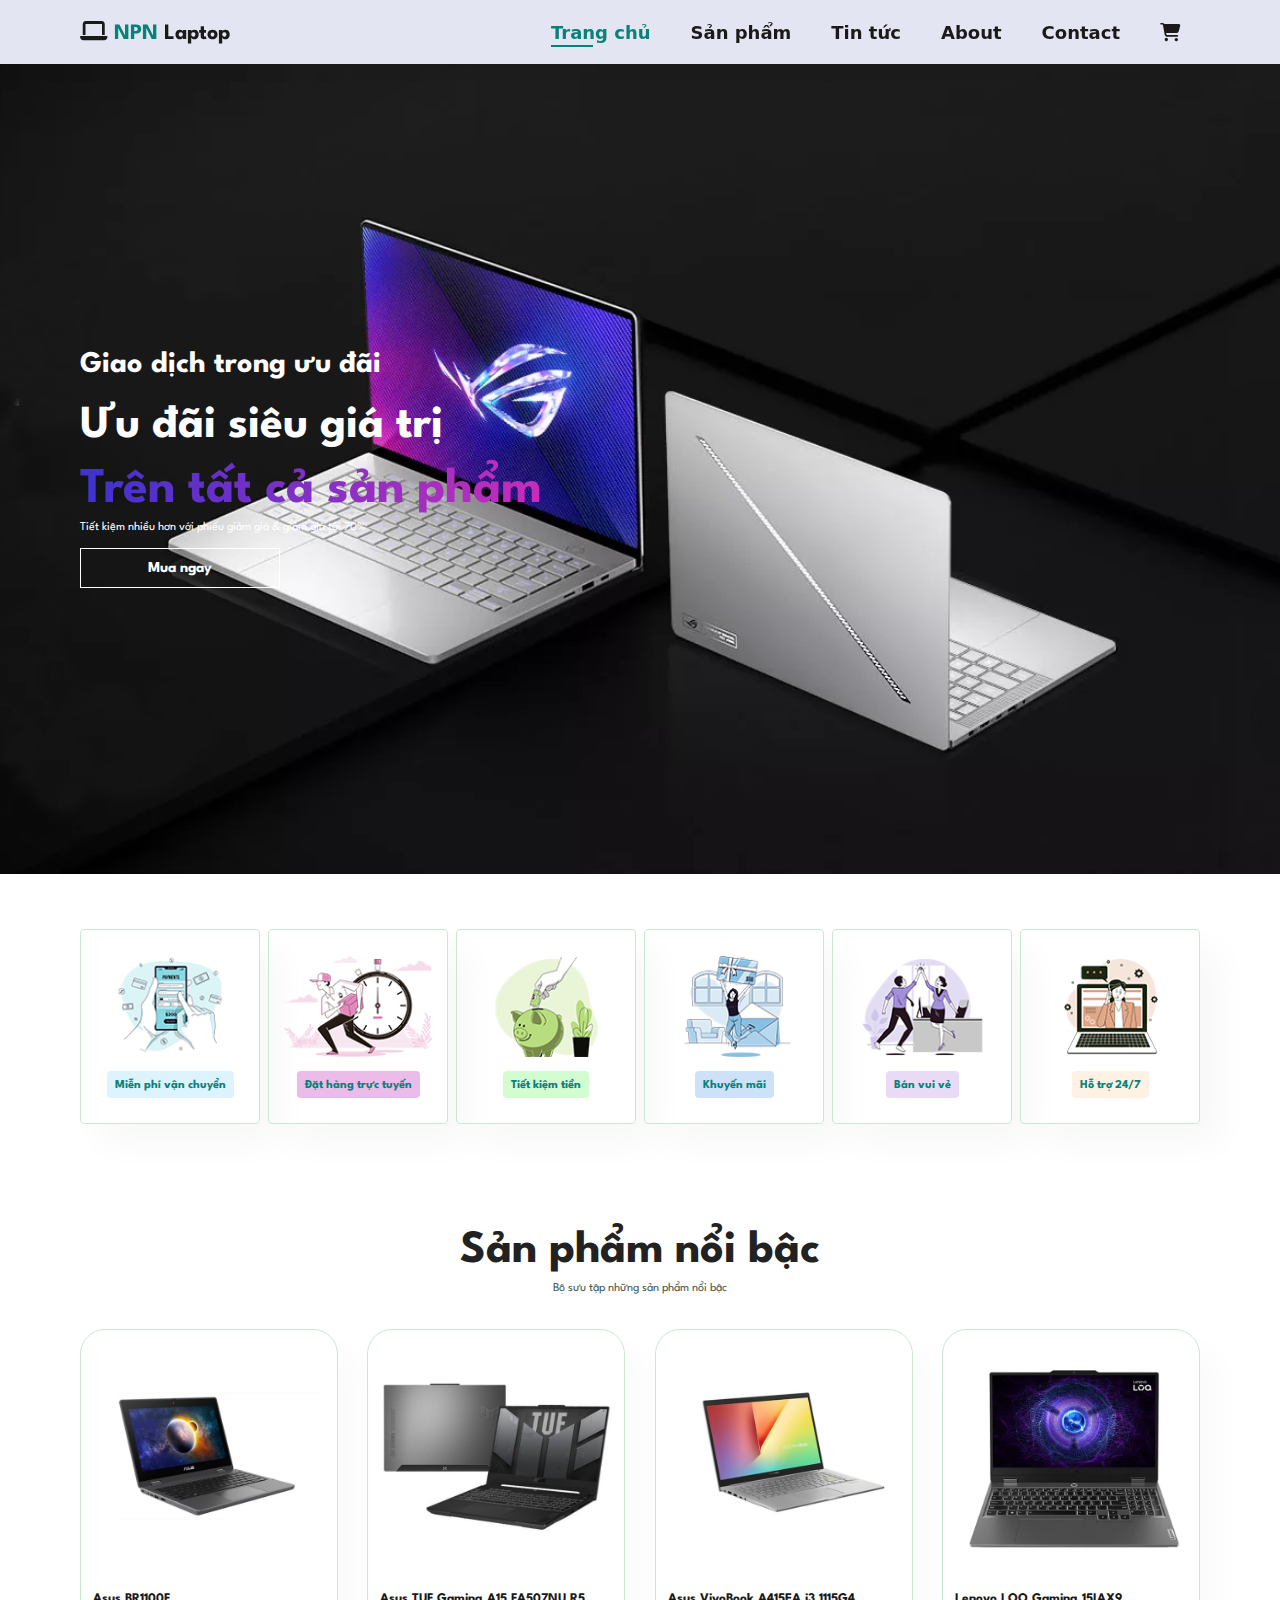
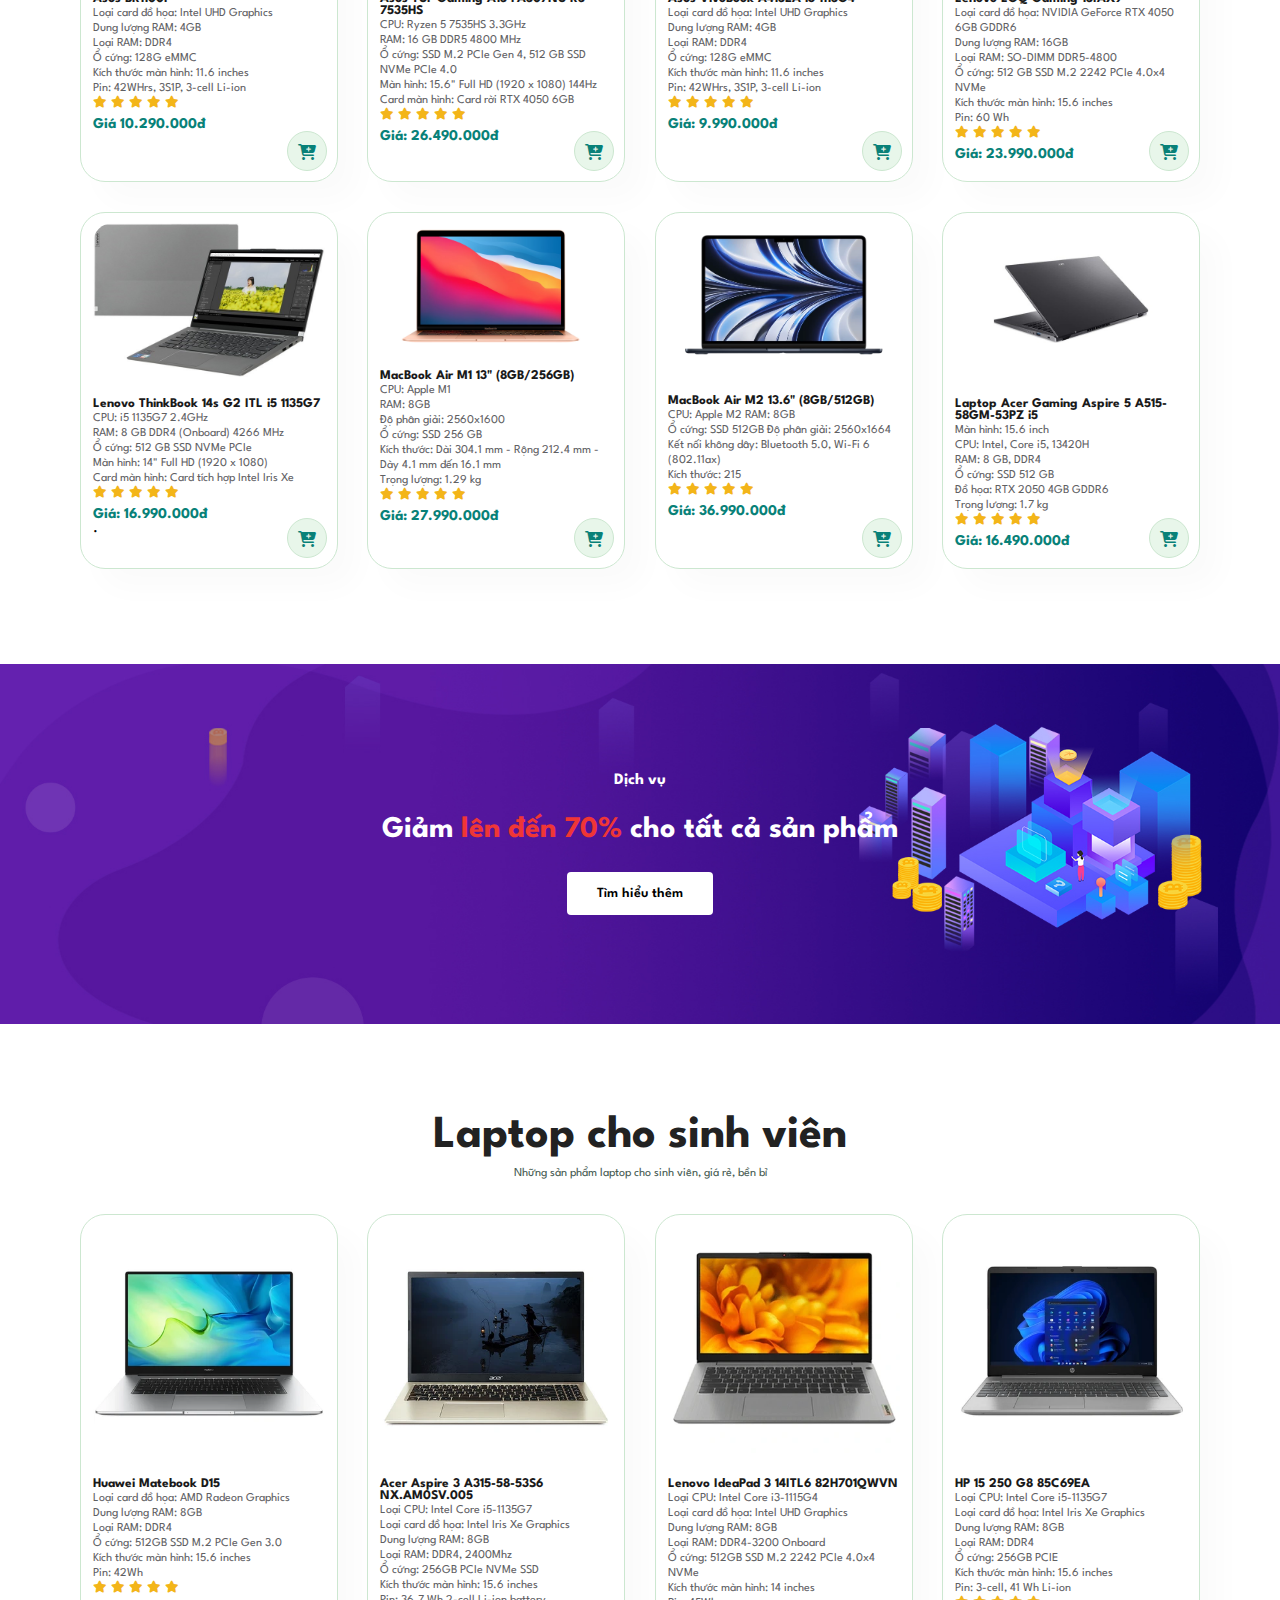
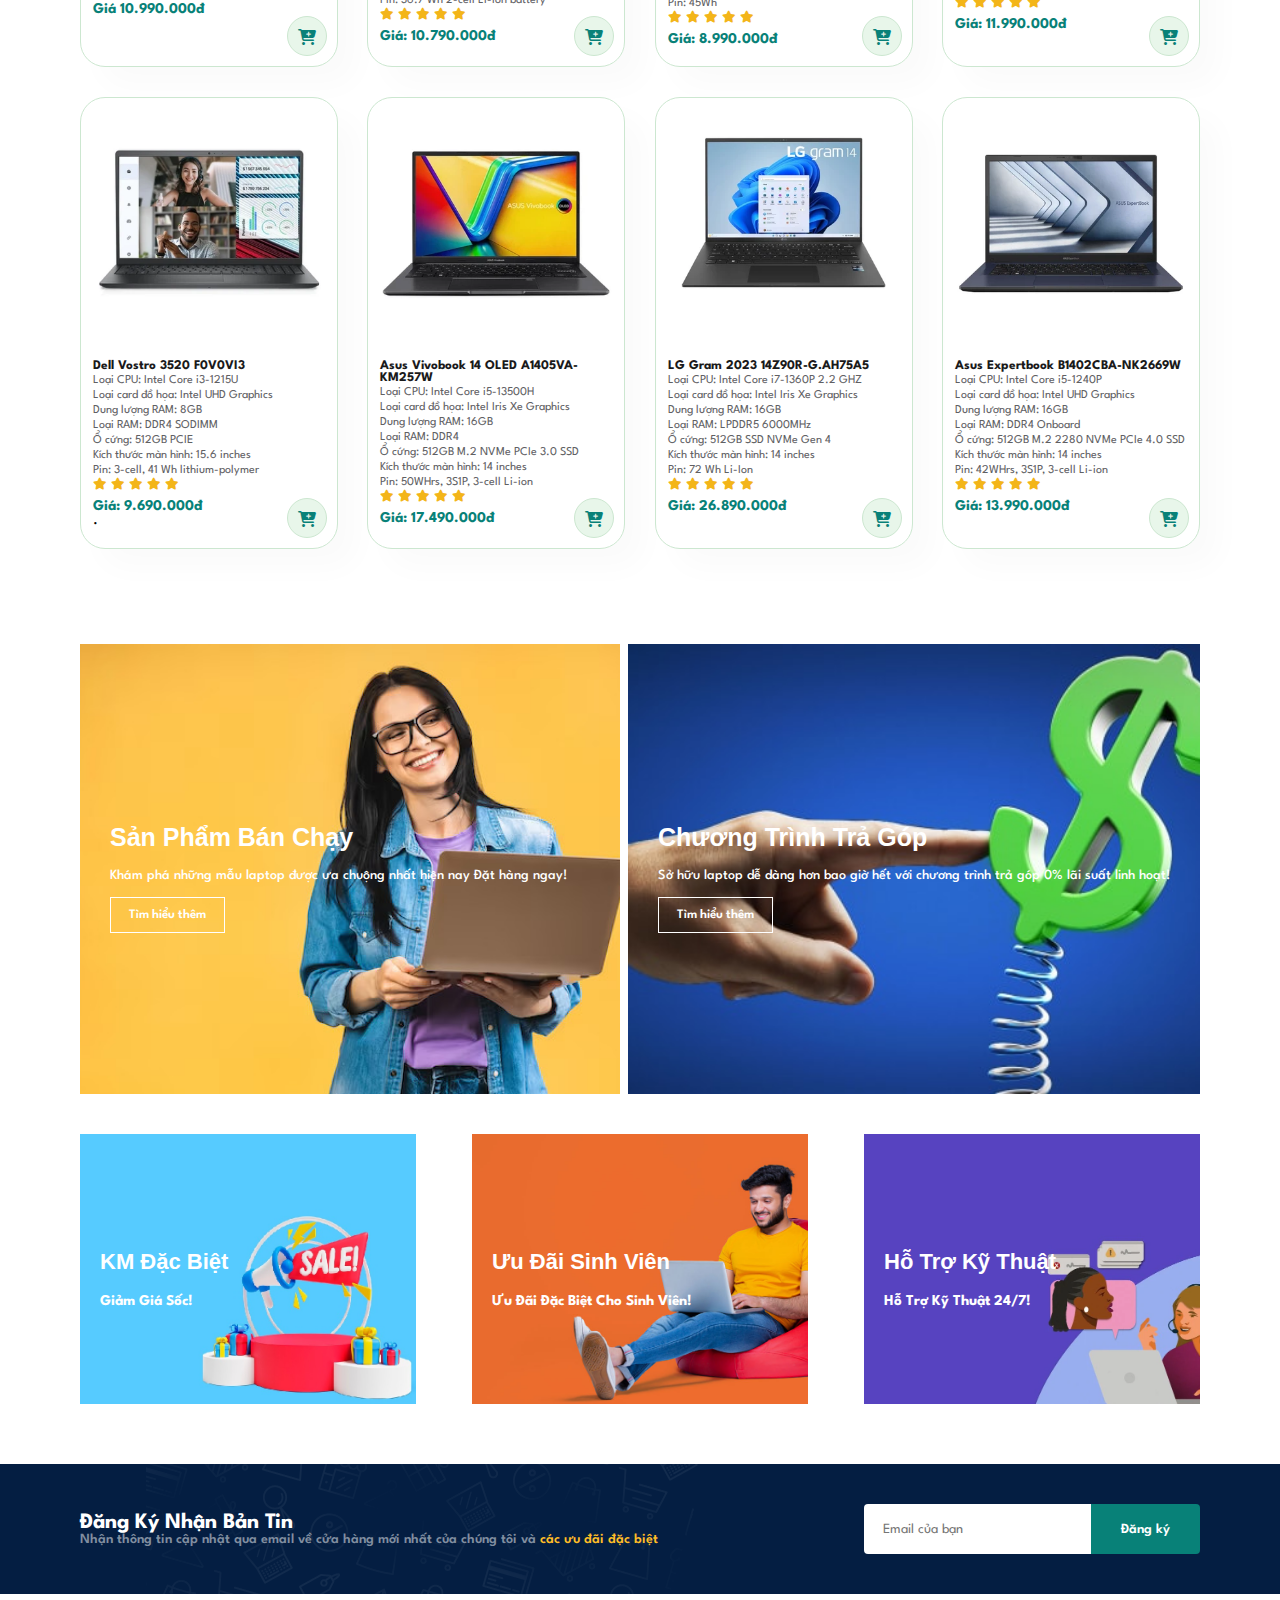
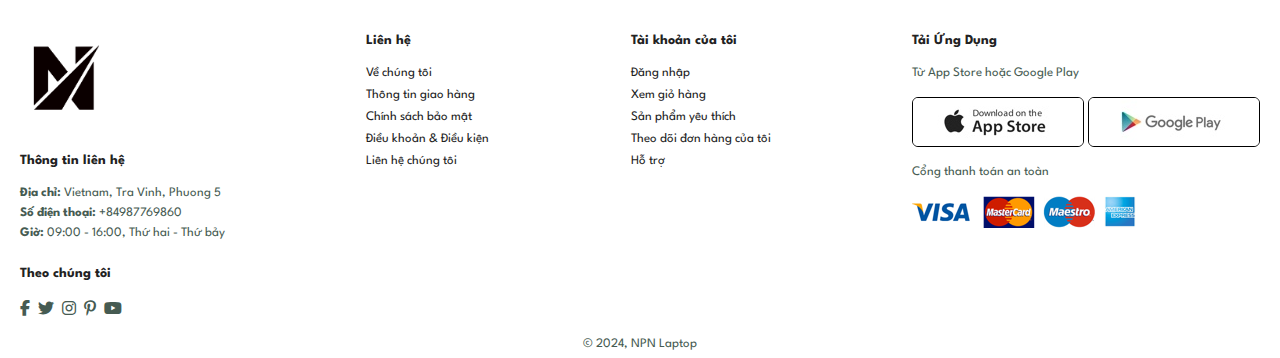
<file: index.html>
<!DOCTYPE html>
<html lang="en">
<head>
    <meta charset="UTF-8">
    <meta name="viewport" content="width=device-width, initial-scale=1.0">
    <link rel="stylesheet" href="https://cdnjs.cloudflare.com/ajax/libs/font-awesome/6.2.0/css/all.min.css">
    <link rel="icon" type="image/x-icon" href="img/favicon.ico">
    <title>Trang chủ - NPN Laptop</title>
    <link rel="stylesheet" href="style.css">
<body>
    <section id="header">
        <a href="#" class="logo"><i class="fa-solid fa-laptop"></i>&nbsp;<font color="#088178">NPN</font> Laptop</a>

        <div>
            <ul id="navbar">
                <li><a class="active" href="index.html">Trang chủ</a></li>
                <li><a href="sanpham.html">Sản phẩm</a></li>
                <li><a href="tintuc.html">Tin tức</a></li>
                <li><a href="about.html">About</a></li>
                <li><a href="contact.html">Contact</a></li>
                <li id="lg-bag"><a href="cart.html"><i class="fa-solid fa-cart-shopping"></i></a></li>
                <a href="#" id="close"><i class="fa-solid fa-xmark"></i></a>
            </ul>
        </div>
        <div id="mobile">
            <a href="cart.html"><i class="fa-solid fa-cart-shopping"></i></a>
            <i id="bar" class="fas fa-outdent"> </i>
        </div>
    </section>

    <!-- Home page -->
    <section id="hero">
        <h4>Giao dịch trong ưu đãi</h4>
        <h2>Ưu đãi siêu giá trị</h2>
        <h1>Trên tất cả sản phẩm</h1>
        <p>Tiết kiệm nhiều hơn với phiếu giảm giá & giảm giá tới 70%</p> <br>
        <button>Mua ngay</button>
    </section>
    
    <!-- Feature -->
    <section id="feature" class="section-p1">
        <div class="fe-box">
            <img src="img/features/f1.png">
            <h6>Miễn phí vận chuyển</h6>
        </div>
        <div class="fe-box">
            <img src="img/features/f2.png">
            <h6>Đặt hàng trực tuyến</h6>
        </div>
        <div class="fe-box">
            <img src="img/features/f3.png">
            <h6>Tiết kiệm tiền</h6>
        </div>
        <div class="fe-box">
            <img src="img/features/f4.png">
            <h6>Khuyến mãi</h6>
        </div>
        <div class="fe-box">
            <img src="img/features/f5.png">
            <h6>Bán vui vẻ</h6>
        </div>
        <div class="fe-box">
            <img src="img/features/f6.png">
            <h6>Hỗ trợ 24/7</h6>
        </div>
    </section>
    <!-- Product -->
    <section id="product1" class="section-p1">
        <h2>Sản phẩm nổi bậc</h2>
        <p>Bộ sưu tập những sản phẩm nổi bậc</p>

        <div class="pro-container">
            <div class="pro" onclick="window.location.href='product1.html';">
                <img src="img/products/sp1.jpg"  alt="">
                <div class="des">
                    <h5>Asus BR1100F</h5>
                    <span>
                        Loại card đồ họa: Intel UHD Graphics<br>
                        Dung lượng RAM: 4GB <br>
                        Loại RAM: DDR4 <br>
                        Ổ cứng: 128G eMMC <br>
                        Kích thước màn hình: 11.6 inches <br>
                        Pin: 42WHrs, 3S1P, 3-cell Li-ion <br>
                    </span>
                    <div class="star">
                        <i class="fas fa-star"></i>
                        <i class="fas fa-star"></i>
                        <i class="fas fa-star"></i>
                        <i class="fas fa-star"></i>
                        <i class="fas fa-star"></i>
                    </div>
                    <h4>Giá 10.290.000đ</h4>
                </div> 
                <a href="#"><i class="fa-solid fa-cart-plus cart"></i></a>
            </div>

            <div class="pro">
                <img src="img/products/sp2.jpg" alt="">
                <div class="des">
                    <h5>Asus TUF Gaming A15 FA507NU R5 7535HS</h5>
                    <span>
                        CPU: Ryzen 5 7535HS 3.3GHz <br>
                        RAM: 16 GB DDR5 4800 MHz <br>
                        Ổ cứng: SSD M.2 PCIe Gen 4, 512 GB SSD NVMe PCIe 4.0 <br>
                        Màn hình: 15.6" Full HD (1920 x 1080) 144Hz <br>
                        Card màn hình: Card rời RTX 4050 6GB
                    </span>
                    <div class="star">
                        <i class="fas fa-star"></i>
                        <i class="fas fa-star"></i>
                        <i class="fas fa-star"></i>
                        <i class="fas fa-star"></i>
                        <i class="fas fa-star"></i>
                    </div>
                    <h4>Giá: 26.490.000đ</h4>
                </div> 
                <a href="#"><i class="fa-solid fa-cart-plus cart"></i></a>
            </div>

            <div class="pro">
                <img src="img/products/sp3.jpg" alt="">
                <div class="des">
                    <h5>Asus VivoBook A415EA i3 1115G4</h5>
                    <span>
                        Loại card đồ họa: Intel UHD Graphics<br>
                        Dung lượng RAM: 4GB<br>
                        Loại RAM: DDR4<br>
                        Ổ cứng: 128G eMMC<br>
                        Kích thước màn hình: 11.6 inches<br>
                        Pin: 42WHrs, 3S1P, 3-cell Li-ion
                    </span>
                    <div class="star">
                        <i class="fas fa-star"></i>
                        <i class="fas fa-star"></i>
                        <i class="fas fa-star"></i>
                        <i class="fas fa-star"></i>
                        <i class="fas fa-star"></i>
                    </div>
                    <h4>Giá: 9.990.000đ</h4>
                </div> 
                <a href="#"><i class="fa-solid fa-cart-plus cart"></i></a>
            </div>

            <div class="pro">
                <img src="img/products/sp4.jpg" alt="">
                <div class="des">
                    <h5>Lenovo LOQ Gaming 15IAX9</h5>
                    <span>
                        Loại card đồ họa: NVIDIA GeForce RTX 4050 6GB GDDR6<br>
                        Dung lượng RAM: 16GB<br>
                        Loại RAM: SO-DIMM DDR5-4800<br>
                        Ổ cứng: 512 GB SSD M.2 2242 PCIe 4.0x4 NVMe<br>
                        Kích thước màn hình: 15.6 inches<br>
                        Pin: 60 Wh
                    </span>
                    <div class="star">
                        <i class="fas fa-star"></i>
                        <i class="fas fa-star"></i>
                        <i class="fas fa-star"></i>
                        <i class="fas fa-star"></i>
                        <i class="fas fa-star"></i>
                    </div>
                    <h4>Giá: 23.990.000đ</h4>
                </div> 
                <a href="#"><i class="fa-solid fa-cart-plus cart"></i></a>
            </div>

            <div class="pro">
                <img src="img/products/sp5.jpg" alt="">
                <div class="des">
                    <h5>Lenovo ThinkBook 14s G2 ITL i5 1135G7</h5>
                    <span>
                        CPU: i5 1135G7 2.4GHz<br>
                        RAM: 8 GB DDR4 (Onboard) 4266 MHz<br>
                        Ổ cứng: 512 GB SSD NVMe PCIe<br>
                        Màn hình: 14" Full HD (1920 x 1080)<br>
                        Card màn hình: Card tích hợp Intel Iris Xe
                    </span>
                    <div class="star">
                        <i class="fas fa-star"></i>
                        <i class="fas fa-star"></i>
                        <i class="fas fa-star"></i>
                        <i class="fas fa-star"></i>
                        <i class="fas fa-star"></i>
                    </div>
                    <h4>Giá: 16.990.000đ</h4>
.                </div> 
                <a href="#"><i class="fa-solid fa-cart-plus cart"></i></a>
            </div>

            <div class="pro">
                <img src="img/products/sp6.jpg" alt="">
                <div class="des">
                    <h5>MacBook Air M1 13" (8GB/256GB)</h5>
                    <span>
                        CPU: Apple M1 <br>
                        RAM: 8GB <br>
                        Độ phân giải: 2560x1600<br>
                        Ổ cứng: SSD 256 GB <br>
                        Kích thước: Dài 304.1 mm - Rộng 212.4 mm - Dày 4.1 mm đến 16.1 mm<br>
                        Trọng lượng: 1.29 kg
                    </span>
                    <div class="star">
                        <i class="fas fa-star"></i>
                        <i class="fas fa-star"></i>
                        <i class="fas fa-star"></i>
                        <i class="fas fa-star"></i>
                        <i class="fas fa-star"></i>
                    </div>
                    <h4>Giá: 27.990.000đ</h4>
                </div> 
                <a href="#"><i class="fa-solid fa-cart-plus cart"></i></a>
            </div>

            <div class="pro">
                <img src="img/products/sp7.jpg" alt="">
                <div class="des">
                    <h5>MacBook Air M2 13.6" (8GB/512GB)</h5>
                    <span>
                        CPU: Apple M2
                        RAM: 8GB <br>
                        Ổ cứng: SSD 512GB
                        Độ phân giải: 2560x1664 <br>
                        Kết nối không dây: Bluetooth 5.0, Wi-Fi 6 (802.11ax) <br>
                        Kích thước: 215
                    </span>
                    <div class="star">
                        <i class="fas fa-star"></i>
                        <i class="fas fa-star"></i>
                        <i class="fas fa-star"></i>
                        <i class="fas fa-star"></i>
                        <i class="fas fa-star"></i>
                    </div>
                    <h4>Giá: 36.990.000đ</h4>
                </div> 
                <a href="#"><i class="fa-solid fa-cart-plus cart"></i></a>
            </div>

            <div class="pro">
                <img src="img/products/sp8.jpg" alt="">
                <div class="des">
                    <h5>Laptop Acer Gaming Aspire 5 A515-58GM-53PZ i5</h5>
                    <span>
                        Màn hình: 15.6 inch<br>
                        CPU: Intel, Core i5, 13420H<br>
                        RAM: 8 GB, DDR4<br>
                        Ổ cứng: SSD 512 GB<br>
                        Đồ họa: RTX 2050 4GB GDDR6<br>   
                        Trọng lượng: 1.7 kg
                    </span>
                    <div class="star">
                        <i class="fas fa-star"></i>
                        <i class="fas fa-star"></i>
                        <i class="fas fa-star"></i>
                        <i class="fas fa-star"></i>
                        <i class="fas fa-star"></i>
                    </div>
                    <h4>Giá: 16.490.000đ</h4>
                </div> 
                <a href="#"><i class="fa-solid fa-cart-plus cart"></i></a>
            </div>


        </div>
    </section>
    <!-- Banner small -->
    <section id="banner" class="section-m1">
        <h4>Dịch vụ</h4>
        <h2>Giảm <span> lên đến 70% </span> cho tất cả sản phẩm</h2>
        <button class="normal">Tìm hiểu thêm</button>
    </section>
    <!-- New product -->
    <section id="product1" class="section-p1">
        <h2>Laptop cho sinh viên</h2>
        <p>Những sản phẩm laptop cho sinh viên, giá rẻ, bền bỉ</p>

        <div class="pro-container">
            <div class="pro">
                <img src="img/products/sv1.jpg"  alt="">
                 <div class="des">
                    <h5>Huawei Matebook D15</h5>
                    <span>
                        Loại card đồ họa: AMD Radeon Graphics<br>
                        Dung lượng RAM: 8GB<br>
                        Loại RAM: DDR4<br>
                        Ổ cứng: 512GB SSD M.2 PCIe Gen 3.0<br>
                        Kích thước màn hình: 15.6 inches<br>
                        Pin: 42Wh
                    </span>
                    <div class="star">
                        <i class="fas fa-star"></i>
                        <i class="fas fa-star"></i>
                        <i class="fas fa-star"></i>
                        <i class="fas fa-star"></i>
                        <i class="fas fa-star"></i>
                    </div>
                    <h4>Giá 10.990.000đ</h4>
                </div> 
                <a href="#"><i class="fa-solid fa-cart-plus cart"></i></a>
            </div>

            <div class="pro">
                <img src="img/products/sv2.jpg" alt="">
                <div class="des">
                    <h5>Acer Aspire 3 A315-58-53S6 NX.AM0SV.005</h5>
                    <span>
                        Loại CPU: Intel Core i5-1135G7<br>
                        Loại card đồ họa: Intel Iris Xe Graphics<br>
                        Dung lượng RAM: 8GB<br>
                        Loại RAM: DDR4, 2400Mhz<br>
                        Ổ cứng: 256GB PCIe NVMe SSD<br>
                        Kích thước màn hình: 15.6 inches<br>
                        Pin: 36.7 Wh 2-cell Li-ion battery 
                    </span>
                    <div class="star">
                        <i class="fas fa-star"></i>
                        <i class="fas fa-star"></i>
                        <i class="fas fa-star"></i>
                        <i class="fas fa-star"></i>
                        <i class="fas fa-star"></i>
                    </div>
                    <h4>Giá: 10.790.000đ</h4>
                </div> 
                <a href="#"><i class="fa-solid fa-cart-plus cart"></i></a>
            </div>

            <div class="pro">
                <img src="img/products/sv3.jpg" alt="">
                <div class="des">
                    <h5>Lenovo IdeaPad 3 14ITL6 82H701QWVN</h5>
                    <span>
                        Loại CPU: Intel Core i3-1115G4<br>
                        Loại card đồ họa: Intel UHD Graphics<br>
                        Dung lượng RAM: 8GB<br>
                        Loại RAM: DDR4-3200 Onboard<br>
                        Ổ cứng: 512GB SSD M.2 2242 PCIe 4.0x4 NVMe<br>
                        Kích thước màn hình: 14 inches<br>
                        Pin: 45Wh
                    </span>
                    <div class="star">
                        <i class="fas fa-star"></i>
                        <i class="fas fa-star"></i>
                        <i class="fas fa-star"></i>
                        <i class="fas fa-star"></i>
                        <i class="fas fa-star"></i>
                    </div>
                    <h4>Giá: 8.990.000đ</h4>
                </div> 
                <a href="#"><i class="fa-solid fa-cart-plus cart"></i></a>
            </div>

            <div class="pro">
                <img src="img/products/sv4.jpg" alt="">
                <div class="des">
                    <h5>HP 15 250 G8 85C69EA</h5>
                    <span>
                        Loại CPU: Intel Core i5-1135G7<br>
                        Loại card đồ họa: Intel Iris Xe Graphics<br>
                        Dung lượng RAM: 8GB<br>
                        Loại RAM: DDR4<br>
                        Ổ cứng: 256GB PCIE<br>
                        Kích thước màn hình: 15.6 inches<br>
                        Pin: 3-cell, 41 Wh Li-ion

                    </span>
                    <div class="star">
                        <i class="fas fa-star"></i>
                        <i class="fas fa-star"></i>
                        <i class="fas fa-star"></i>
                        <i class="fas fa-star"></i>
                        <i class="fas fa-star"></i>
                    </div>
                    <h4>Giá: 11.990.000đ</h4>
                </div> 
                <a href="#"><i class="fa-solid fa-cart-plus cart"></i></a>
            </div>

            <div class="pro">
                <img src="img/products/sv5.jpg" alt="">
                <div class="des">
                    <h5>Dell Vostro 3520 F0V0VI3</h5>
                    <span>
                        Loại CPU: Intel Core i3-1215U<br>
                        Loại card đồ họa: Intel UHD Graphics<br>
                        Dung lượng RAM: 8GB<br>
                        Loại RAM: DDR4 SODIMM<br>
                        Ổ cứng: 512GB PCIE<br>
                        Kích thước màn hình: 15.6 inches<br>
                        Pin: 3-cell, 41 Wh lithium-polymer 
                    </span>
                    <div class="star">
                        <i class="fas fa-star"></i>
                        <i class="fas fa-star"></i>
                        <i class="fas fa-star"></i>
                        <i class="fas fa-star"></i>
                        <i class="fas fa-star"></i>
                    </div>
                    <h4>Giá: 9.690.000đ</h4>
.                </div> 
                <a href="#"><i class="fa-solid fa-cart-plus cart"></i></a>
            </div>

            <div class="pro">
                <img src="img/products/sv6.jpg" alt="">
                <div class="des">
                    <h5>Asus Vivobook 14 OLED A1405VA-KM257W</h5>
                    <span>
                        Loại CPU: Intel Core i5-13500H<br>
                        Loại card đồ họa: Intel Iris Xe Graphics<br>
                        Dung lượng RAM: 16GB<br>
                        Loại RAM: DDR4<br>
                        Ổ cứng: 512GB M.2 NVMe PCIe 3.0 SSD<br>
                        Kích thước màn hình: 14 inches<br>
                        Pin: 50WHrs, 3S1P, 3-cell Li-ion
                    </span>
                    <div class="star">
                        <i class="fas fa-star"></i>
                        <i class="fas fa-star"></i>
                        <i class="fas fa-star"></i>
                        <i class="fas fa-star"></i>
                        <i class="fas fa-star"></i>
                    </div>
                    <h4>Giá: 17.490.000đ</h4>
                </div> 
                <a href="#"><i class="fa-solid fa-cart-plus cart"></i></a>
            </div>

            <div class="pro">
                <img src="img/products/sv7.jpg" alt="">
                <div class="des">
                    <h5>LG Gram 2023 14Z90R-G.AH75A5</h5>
                    <span>
                        Loại CPU: Intel Core i7-1360P 2.2 GHZ<br>
                        Loại card đồ họa: Intel Iris Xe Graphics<br>
                        Dung lượng RAM: 16GB<br>
                        Loại RAM: LPDDR5 6000MHz<br>
                        Ổ cứng: 512GB SSD NVMe Gen 4<br>
                        Kích thước màn hình: 14 inches<br>
                        Pin: 72 Wh Li-Ion
                    </span>
                    <div class="star">
                        <i class="fas fa-star"></i>
                        <i class="fas fa-star"></i>
                        <i class="fas fa-star"></i>
                        <i class="fas fa-star"></i>
                        <i class="fas fa-star"></i>
                    </div>
                    <h4>Giá: 26.890.000đ</h4>
                </div> 
                <a href="#"><i class="fa-solid fa-cart-plus cart"></i></a>
            </div>

            <div class="pro">
                <img src="img/products/sv8.jpg" alt="">
                <div class="des">
                    <h5>Asus Expertbook B1402CBA-NK2669W</h5>
                    <span>
                        Loại CPU: Intel Core i5-1240P<br>
                        Loại card đồ họa: Intel UHD Graphics<br>
                        Dung lượng RAM: 16GB<br>
                        Loại RAM: DDR4 Onboard<br>
                        Ổ cứng: 512GB M.2 2280 NVMe PCIe 4.0 SSD<br>
                        Kích thước màn hình: 14 inches<br>
                        Pin: 42WHrs, 3S1P, 3-cell Li-ion
                    </span>
                    <div class="star">
                        <i class="fas fa-star"></i>
                        <i class="fas fa-star"></i>
                        <i class="fas fa-star"></i>
                        <i class="fas fa-star"></i>
                        <i class="fas fa-star"></i>
                    </div>
                    <h4>Giá: 13.990.000đ</h4>
                </div> 
                <a href="#"><i class="fa-solid fa-cart-plus cart"></i></a>
            </div>


        </div>
    </section>
    <!-- Banner small 2 -->
    <section id="sm-banner" class="section-p1">
        <div class="banner-box">
            <h2>Sản Phẩm Bán Chạy</h2>
            <span>Khám phá những mẫu laptop được ưa chuộng nhất hiện nay Đặt hàng ngay!</span>
            <button class="white">Tìm hiểu thêm</button>
        </div>
        <div class="banner-box banner-box2">
            <h2>Chương Trình Trả Góp</h2>
            <span>Sở hữu laptop dễ dàng hơn bao giờ hết với chương trình trả góp 0% lãi suất linh hoạt! </span>
            <button class="white">Tìm hiểu thêm</button>
        </div>
    </section>
    <section id="banner3">
        <div class="banner-box">
            <h2>KM Đặc Biệt</h2>
            <h3>Giảm Giá Sốc!</h3>
        </div>
        <div class="banner-box banner-box2">
            <h2>Ưu Đãi Sinh Viên</h2>
            <h3>Ưu Đãi Đặc Biệt Cho Sinh Viên!</h3>
        </div>
        <div class="banner-box banner-box3">
            <h2>Hỗ Trợ Kỹ Thuật</h2>
            <h3>Hỗ Trợ Kỹ Thuật 24/7! </h3>
        </div>
    </section>
    <!-- New letter -->
    <section id="newletter" class="section-p1 section-m1">
        <div class="newstext">
            <h4>Đăng Ký Nhận Bản Tin</h4>
            <p>Nhận thông tin cập nhật qua email về cửa hàng mới nhất của chúng tôi và <span>các ưu đãi đặc biệt</span></span></p>
            </div>
            <div class="form">
                <input type="text" placeholder="Email của bạn" name="txtMail">
                <button class="normal">Đăng ký</button>
            </div>
    </section>

    <!-- Footer -->
    <footer id="section-p1">
        <div class="col">
            <img class="logo" src="img/logo.png" width="90" height="90">
            <h4>Thông tin liên hệ</h4>
            <p><strong>Địa chỉ: </strong>Vietnam, Tra Vinh, Phuong 5</p>
            <p><strong>Số điện thoại: </strong>+84987769860</p>
            <p><strong>Giờ: </strong> 09:00 - 16:00, Thứ hai - Thứ bảy</p>
            <div class="follow">
                <h4>Theo chúng tôi</h4>
                <div class="icon">
                    <i class="fab fa-facebook-f"></i> 
                    <i class="fab fa-twitter"></i>
                    <i class="fab fa-instagram"></i>
                    <i class="fab fa-pinterest-p"></i>
                    <i class="fab fa-youtube"></i>
                </div>
            </div>
        </div>
        <div class="col">
            <h4>Liên hệ</h4>
            <a href="#">Về chúng tôi</a>
            <a href="#">Thông tin giao hàng</a>
            <a href="#">Chính sách bảo mật</a>
            <a href="#">Điều khoản & Điều kiện</a>
            <a href="#">Liên hệ chúng tôi</a>
        </div>

        <div class="col">
            <h4>Tài khoản của tôi</h4>
            <a href="#">Đăng nhập</a>
            <a href="#">Xem giỏ hàng</a>
            <a href="#">Sản phẩm yêu thích</a>
            <a href="#">Theo dõi đơn hàng của tôi</a>
            <a href="#">Hỗ trợ</a>
        </div>

        <div class="col install">
            <h4>Tải Ứng Dụng</h4>
            <p>Từ App Store hoặc Google Play</p>
            <div class="row">
                <img src="img/pay/app.jpg">
                <img src="img/pay/play.jpg">
            </div>
            <p>Cổng thanh toán an toàn</p>
            <img src="img/pay/pay.png">
        </div>
        <div class="copyright">
            <p>© 2024, NPN Laptop</p>
        </div>
    </footer>
    <script src="script.js"></script>
</body>
</html>
</file>
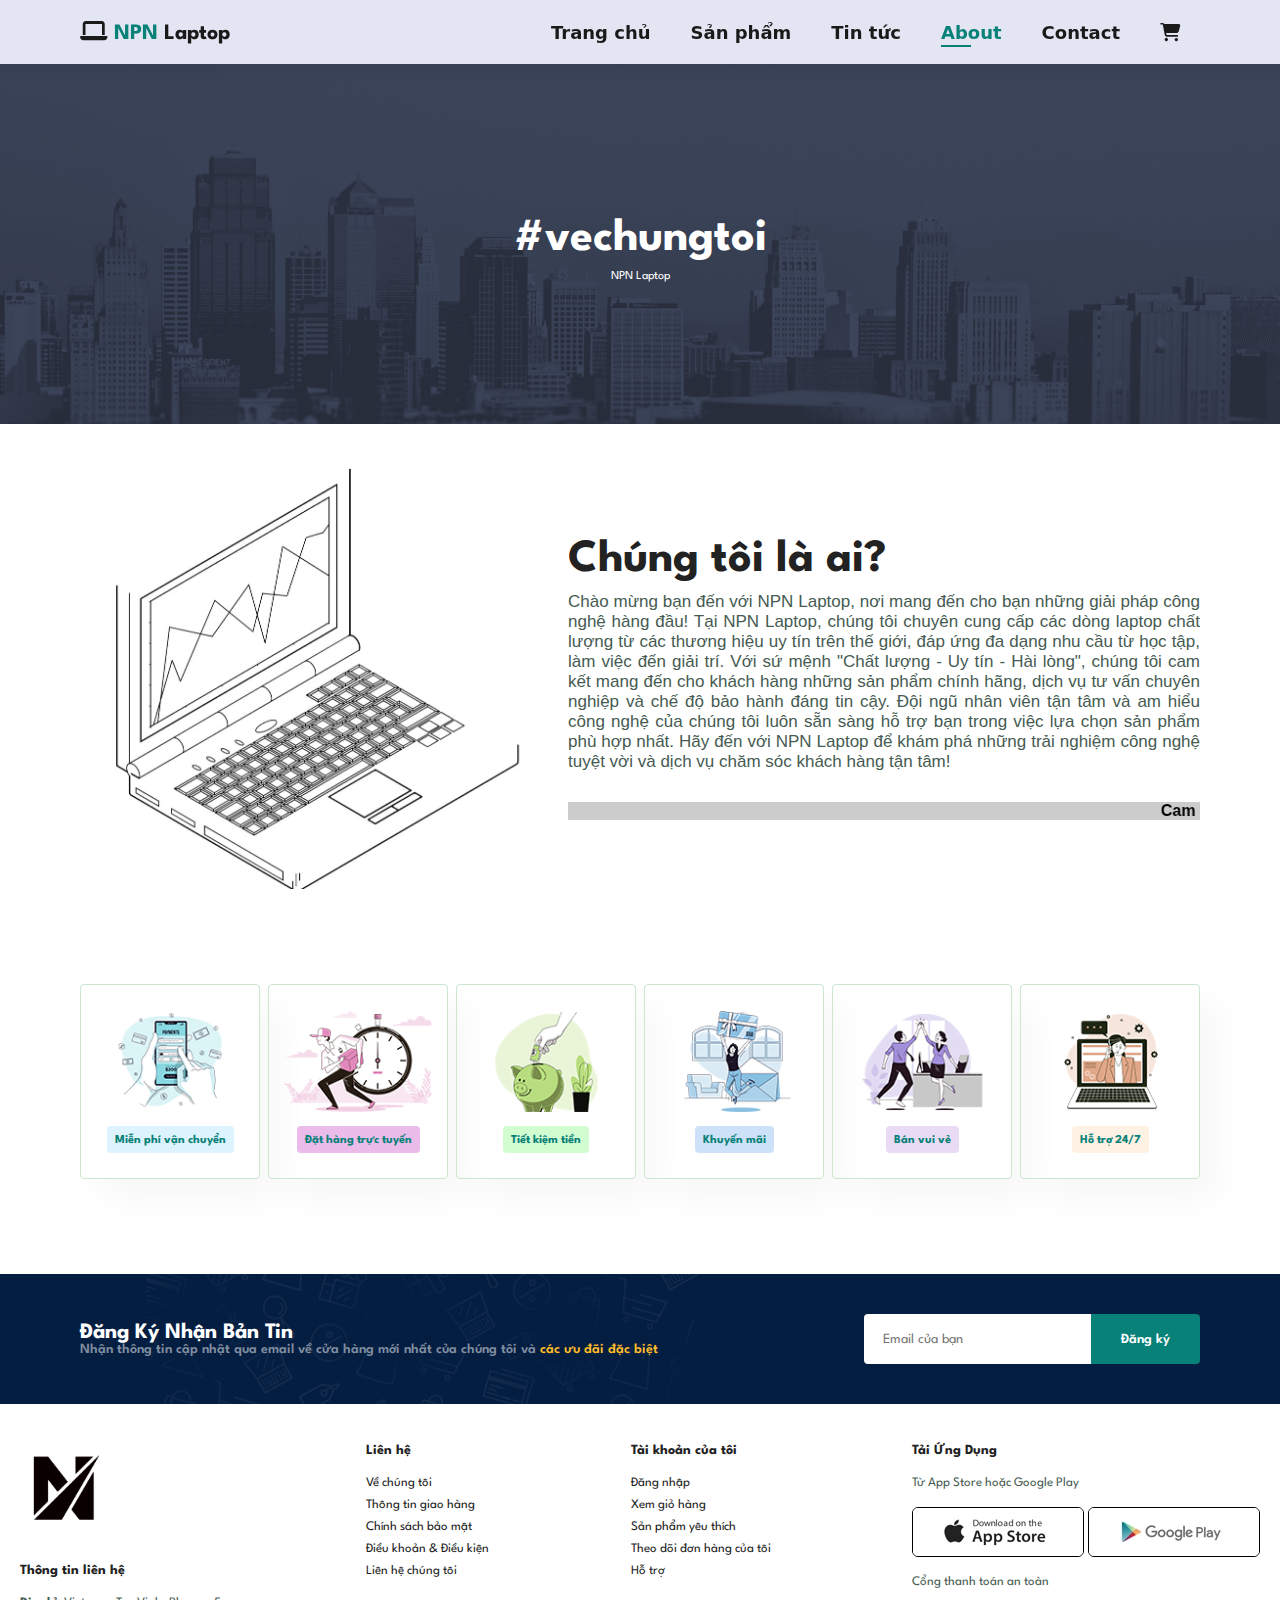
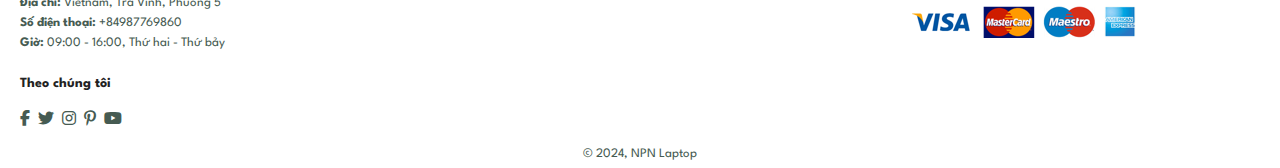
<file: about.html>
<!DOCTYPE html>
<html lang="en">
<head>
    <meta charset="UTF-8">
    <meta name="viewport" content="width=device-width, initial-scale=1.0">
    <link rel="stylesheet" href="https://cdnjs.cloudflare.com/ajax/libs/font-awesome/6.2.0/css/all.min.css">
    <link rel="icon" type="image/x-icon" href="img/favicon.ico">
    <title>Giới thiệu - NPN Laptop</title>
    <link rel="stylesheet" href="style.css">
<body>
    <section id="header">
        <a href="#" class="logo"><i class="fa-solid fa-laptop"></i>&nbsp;<font color="#088178">NPN</font> Laptop</a>

        <div>
            <ul id="navbar">
                <li><a href="index.html">Trang chủ</a></li>
                <li><a href="sanpham.html">Sản phẩm</a></li>
                <li><a href="tintuc.html">Tin tức</a></li>
                <li><a class="active" href="about.html">About</a></li>
                <li><a href="contact.html">Contact</a></li>
                <li id="lg-bag"><a href="cart.html"><i class="fa-solid fa-cart-shopping"></i></a></li>
                <a href="#" id="close"><i class="fa-solid fa-xmark"></i></a>
            </ul>
        </div>
        <div id="mobile">
            <a href="cart.html"><i class="fa-solid fa-cart-shopping"></i></a>
            <i id="bar" class="fas fa-outdent"> </i>
        </div>
    </section>

    <!-- Home page -->
    <section id="page-header" class="about-header">
        <h2>#vechungtoi</h2>
        <p>NPN Laptop</p>
    </section>
    
    <!-- About header -->
    <section id="about-head" class="section-p1">
        <img src="img/about/a6.jpg">
        <div>
            <h2>Chúng tôi là ai?</h2>
            <p align="justify">Chào mừng bạn đến với NPN Laptop, nơi mang đến cho bạn những giải pháp công nghệ hàng đầu! Tại NPN Laptop, chúng tôi chuyên cung cấp các dòng laptop chất lượng từ các thương hiệu uy tín trên thế giới, đáp ứng đa dạng nhu cầu từ học tập, làm việc đến giải trí. Với sứ mệnh "Chất lượng - Uy tín - Hài lòng", chúng tôi cam kết mang đến cho khách hàng những sản phẩm chính hãng, dịch vụ tư vấn chuyên nghiệp và chế độ bảo hành đáng tin cậy. Đội ngũ nhân viên tận tâm và am hiểu công nghệ của chúng tôi luôn sẵn sàng hỗ trợ bạn trong việc lựa chọn sản phẩm phù hợp nhất. Hãy đến với NPN Laptop để khám phá những trải nghiệm công nghệ tuyệt vời và dịch vụ chăm sóc khách hàng tận tâm! </p>
            <br><br>
            <marquee bgcolor="#ccc" loop="-1" scrollamount="5" width="100%">Cam kết: Chất lượng - Uy tín - Hài lòng</marquee>
        </div>
    </section>



        <!-- Feature -->
        <section id="feature" class="section-p1">
            <div class="fe-box">
                <img src="img/features/f1.png">
                <h6>Miễn phí vận chuyển</h6>
            </div>
            <div class="fe-box">
                <img src="img/features/f2.png">
                <h6>Đặt hàng trực tuyến</h6>
            </div>
            <div class="fe-box">
                <img src="img/features/f3.png">
                <h6>Tiết kiệm tiền</h6>
            </div>
            <div class="fe-box">
                <img src="img/features/f4.png">
                <h6>Khuyến mãi</h6>
            </div>
            <div class="fe-box">
                <img src="img/features/f5.png">
                <h6>Bán vui vẻ</h6>
            </div>
            <div class="fe-box">
                <img src="img/features/f6.png">
                <h6>Hỗ trợ 24/7</h6>
            </div>
        </section>
    <!-- New letter -->
    <section id="newletter" class="section-p1 section-m1">
        <div class="newstext">
            <h4>Đăng Ký Nhận Bản Tin</h4>
            <p>Nhận thông tin cập nhật qua email về cửa hàng mới nhất của chúng tôi và <span>các ưu đãi đặc biệt</span></span></p>
            </div>
            <div class="form">
                <input type="text" placeholder="Email của bạn" name="txtMail">
                <button class="normal">Đăng ký</button>
            </div>
    </section>
    

    <!-- Footer -->
    <footer id="section-p1">
        <div class="col">
            <img class="logo" src="img/logo.png" width="90" height="90">
            <h4>Thông tin liên hệ</h4>
            <p><strong>Địa chỉ: </strong>Vietnam, Tra Vinh, Phuong 5</p>
            <p><strong>Số điện thoại: </strong>+84987769860</p>
            <p><strong>Giờ: </strong> 09:00 - 16:00, Thứ hai - Thứ bảy</p>
            <div class="follow">
                <h4>Theo chúng tôi</h4>
                <div class="icon">
                    <i class="fab fa-facebook-f"></i>
                    <i class="fab fa-twitter"></i>
                    <i class="fab fa-instagram"></i>
                    <i class="fab fa-pinterest-p"></i>
                    <i class="fab fa-youtube"></i>
                </div>
            </div>
        </div>
        <div class="col">
            <h4>Liên hệ</h4>
            <a href="#">Về chúng tôi</a>
            <a href="#">Thông tin giao hàng</a>
            <a href="#">Chính sách bảo mật</a>
            <a href="#">Điều khoản & Điều kiện</a>
            <a href="#">Liên hệ chúng tôi</a>
        </div>

        <div class="col">
            <h4>Tài khoản của tôi</h4>
            <a href="#">Đăng nhập</a>
            <a href="#">Xem giỏ hàng</a>
            <a href="#">Sản phẩm yêu thích</a>
            <a href="#">Theo dõi đơn hàng của tôi</a>
            <a href="#">Hỗ trợ</a>
        </div>

        <div class="col install">
            <h4>Tải Ứng Dụng</h4>
            <p>Từ App Store hoặc Google Play</p>
            <div class="row">
                <img src="img/pay/app.jpg">
                <img src="img/pay/play.jpg">
            </div>
            <p>Cổng thanh toán an toàn</p>
            <img src="img/pay/pay.png">
        </div>
        <div class="copyright">
            <p>© 2024, NPN Laptop</p>
        </div>
    </footer>
    <script src="script.js"></script>
</body>
</html>
</file>
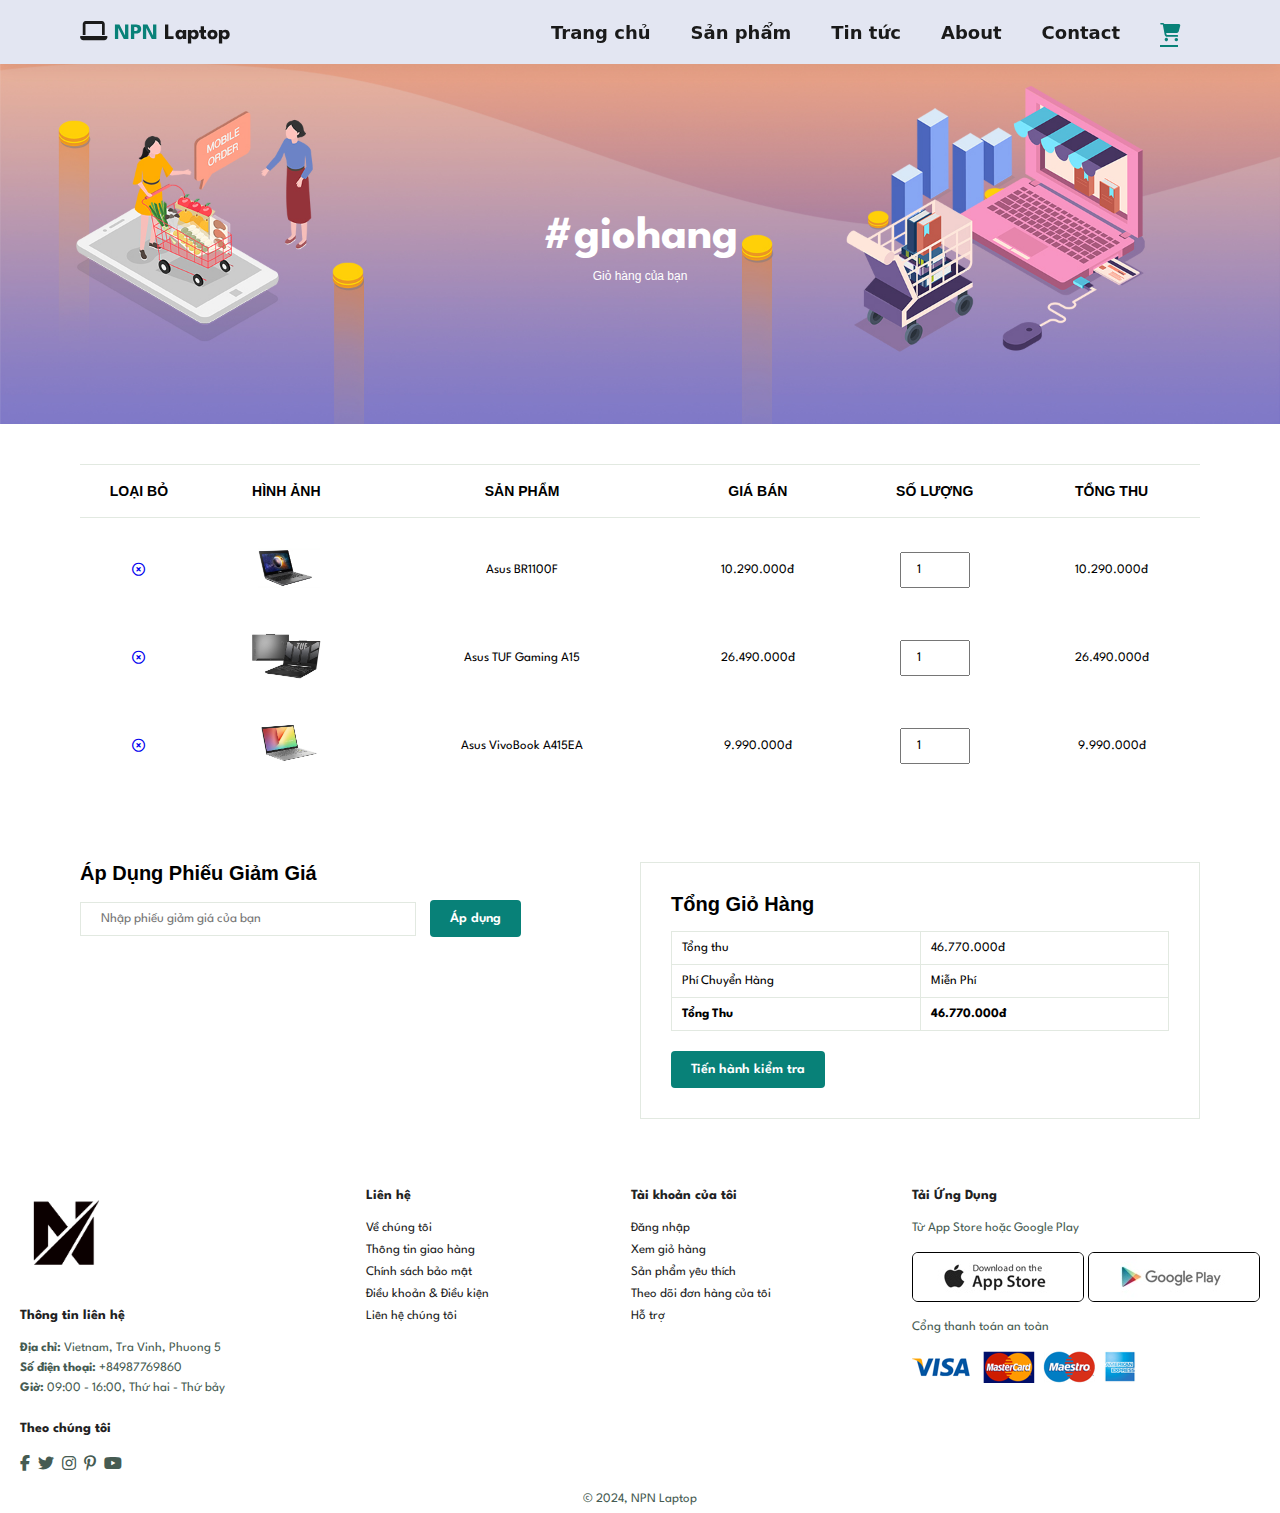
<file: cart.html>
<!DOCTYPE html>
<html lang="en">
<head>
    <meta charset="UTF-8">
    <meta name="viewport" content="width=device-width, initial-scale=1.0">
    <link rel="stylesheet" href="https://cdnjs.cloudflare.com/ajax/libs/font-awesome/6.2.0/css/all.min.css">
    <link rel="icon" type="image/x-icon" href="img/favicon.ico">
    <title>Giỏ hàng - NPN Laptop</title>
    <link rel="stylesheet" href="style.css">
<body>
    <section id="header">
        <a href="#" class="logo"><i class="fa-solid fa-laptop"></i>&nbsp;<font color="#088178">NPN</font> Laptop</a>

        <div>
            <ul id="navbar">
                <li><a href="index.html">Trang chủ</a></li>
                <li><a href="sanpham.html">Sản phẩm</a></li>
                <li><a href="tintuc.html">Tin tức</a></li>
                <li><a href="about.html">About</a></li>
                <li><a href="contact.html">Contact</a></li>
                <li id="lg-bag"><a class="active" href="cart.html"><i class="fa-solid fa-cart-shopping"></i></a></li>
                <a href="#" id="close"><i class="fa-solid fa-xmark"></i></a>
            </ul>
        </div>
        <div id="mobile">
            <a href="cart.html"><i class="fa-solid fa-cart-shopping"></i></a>
            <i id="bar" class="fas fa-outdent"> </i>
        </div>
    </section>

    <!-- Home page -->
    <section id="page-header3" class="about-header">
        <h2>#giohang</h2>
        <p>Giỏ hàng của bạn</p>
    </section>
    
    <!-- Cart page -->
    <section id="cart" class="section-p1">
        <table width="100%">
            <thead>
                <tr>
                    <td>LOẠI BỎ</td>
                    <td>HÌNH ẢNH</td>
                    <td>SẢN PHẨM</td>
                    <td>GIÁ BÁN</td>
                    <td>SỐ LƯỢNG</td>
                    <td>TỔNG THU</td>
                </tr>
            </thead>
            <tbody>
                <tr>
                    <td><a href="#"><i class="far fa-times-circle"></i></a></td>
                    <td><img src="img/products/sp1.jpg" alt=""></td>
                    <td>Asus BR1100F</td>
                    <td>10.290.000đ</td>
                    <td><input type="number" value="1"></td>
                    <td>10.290.000đ</td>
                </tr>
                <tr>
                    <td><a href="#"><i class="far fa-times-circle"></i></a></td>
                    <td><img src="img/products/sp2.jpg" alt=""></td>
                    <td>Asus TUF Gaming A15</td>
                    <td>26.490.000đ</td>
                    <td><input type="number" value="1"></td>
                    <td>26.490.000đ</td>
                </tr>
                <tr>
                    <td><a href="#"><i class="far fa-times-circle"></i></a></td>
                    <td><img src="img/products/sp3.jpg" alt=""></td>
                    <td>Asus VivoBook A415EA</td>
                    <td>9.990.000đ</td>
                    <td><input type="number" value="1"></td>
                    <td>9.990.000đ</td>
                </tr>
            </tbody>
        </table>
    </section>

    <!-- Cart add -->
    <section id="cart-add" class="section-p1">
        <div id="coupon">
            <h3>Áp Dụng Phiếu Giảm Giá</h3>
            <div>
                <input type="text" placeholder="Nhập phiếu giảm giá của bạn">
                <button class="normal">Áp dụng</button>
            </div>
        </div>
        <div id="subtotal">
            <h3>Tổng Giỏ Hàng</h3>
            <table>
                <tr>
                    <td>Tổng thu</td>
                    <td>46.770.000đ</td>
                </tr>
                <tr>
                    <td>Phí Chuyển Hàng</td>
                    <td>Miễn Phí</td>
                </tr>
                <tr>
                    <td><strong>Tổng Thu</strong></td>
                    <td><strong>46.770.000đ</strong></td>
                </tr>
            </table>
            <button class="normal">Tiến hành kiểm tra</button>
        </div>
    </section>

    <!-- Footer -->
    <footer id="section-p1">
        <div class="col">
            <img class="logo" src="img/logo.png" width="90" height="90">
            <h4>Thông tin liên hệ</h4>
            <p><strong>Địa chỉ: </strong>Vietnam, Tra Vinh, Phuong 5</p>
            <p><strong>Số điện thoại: </strong>+84987769860</p>
            <p><strong>Giờ: </strong> 09:00 - 16:00, Thứ hai - Thứ bảy</p>
            <div class="follow">
                <h4>Theo chúng tôi</h4>
                <div class="icon">
                    <i class="fab fa-facebook-f"></i>
                    <i class="fab fa-twitter"></i>
                    <i class="fab fa-instagram"></i>
                    <i class="fab fa-pinterest-p"></i>
                    <i class="fab fa-youtube"></i>
                </div>
            </div>
        </div>
        <div class="col">
            <h4>Liên hệ</h4>
            <a href="#">Về chúng tôi</a>
            <a href="#">Thông tin giao hàng</a>
            <a href="#">Chính sách bảo mật</a>
            <a href="#">Điều khoản & Điều kiện</a>
            <a href="#">Liên hệ chúng tôi</a>
        </div>

        <div class="col">
            <h4>Tài khoản của tôi</h4>
            <a href="#">Đăng nhập</a>
            <a href="#">Xem giỏ hàng</a>
            <a href="#">Sản phẩm yêu thích</a>
            <a href="#">Theo dõi đơn hàng của tôi</a>
            <a href="#">Hỗ trợ</a>
        </div>

        <div class="col install">
            <h4>Tải Ứng Dụng</h4>
            <p>Từ App Store hoặc Google Play</p>
            <div class="row">
                <img src="img/pay/app.jpg">
                <img src="img/pay/play.jpg">
            </div>
            <p>Cổng thanh toán an toàn</p>
            <img src="img/pay/pay.png">
        </div>
        <div class="copyright">
            <p>© 2024, NPN Laptop</p>
        </div>
    </footer>
    <script src="script.js"></script>
</body>
</html>
</file>
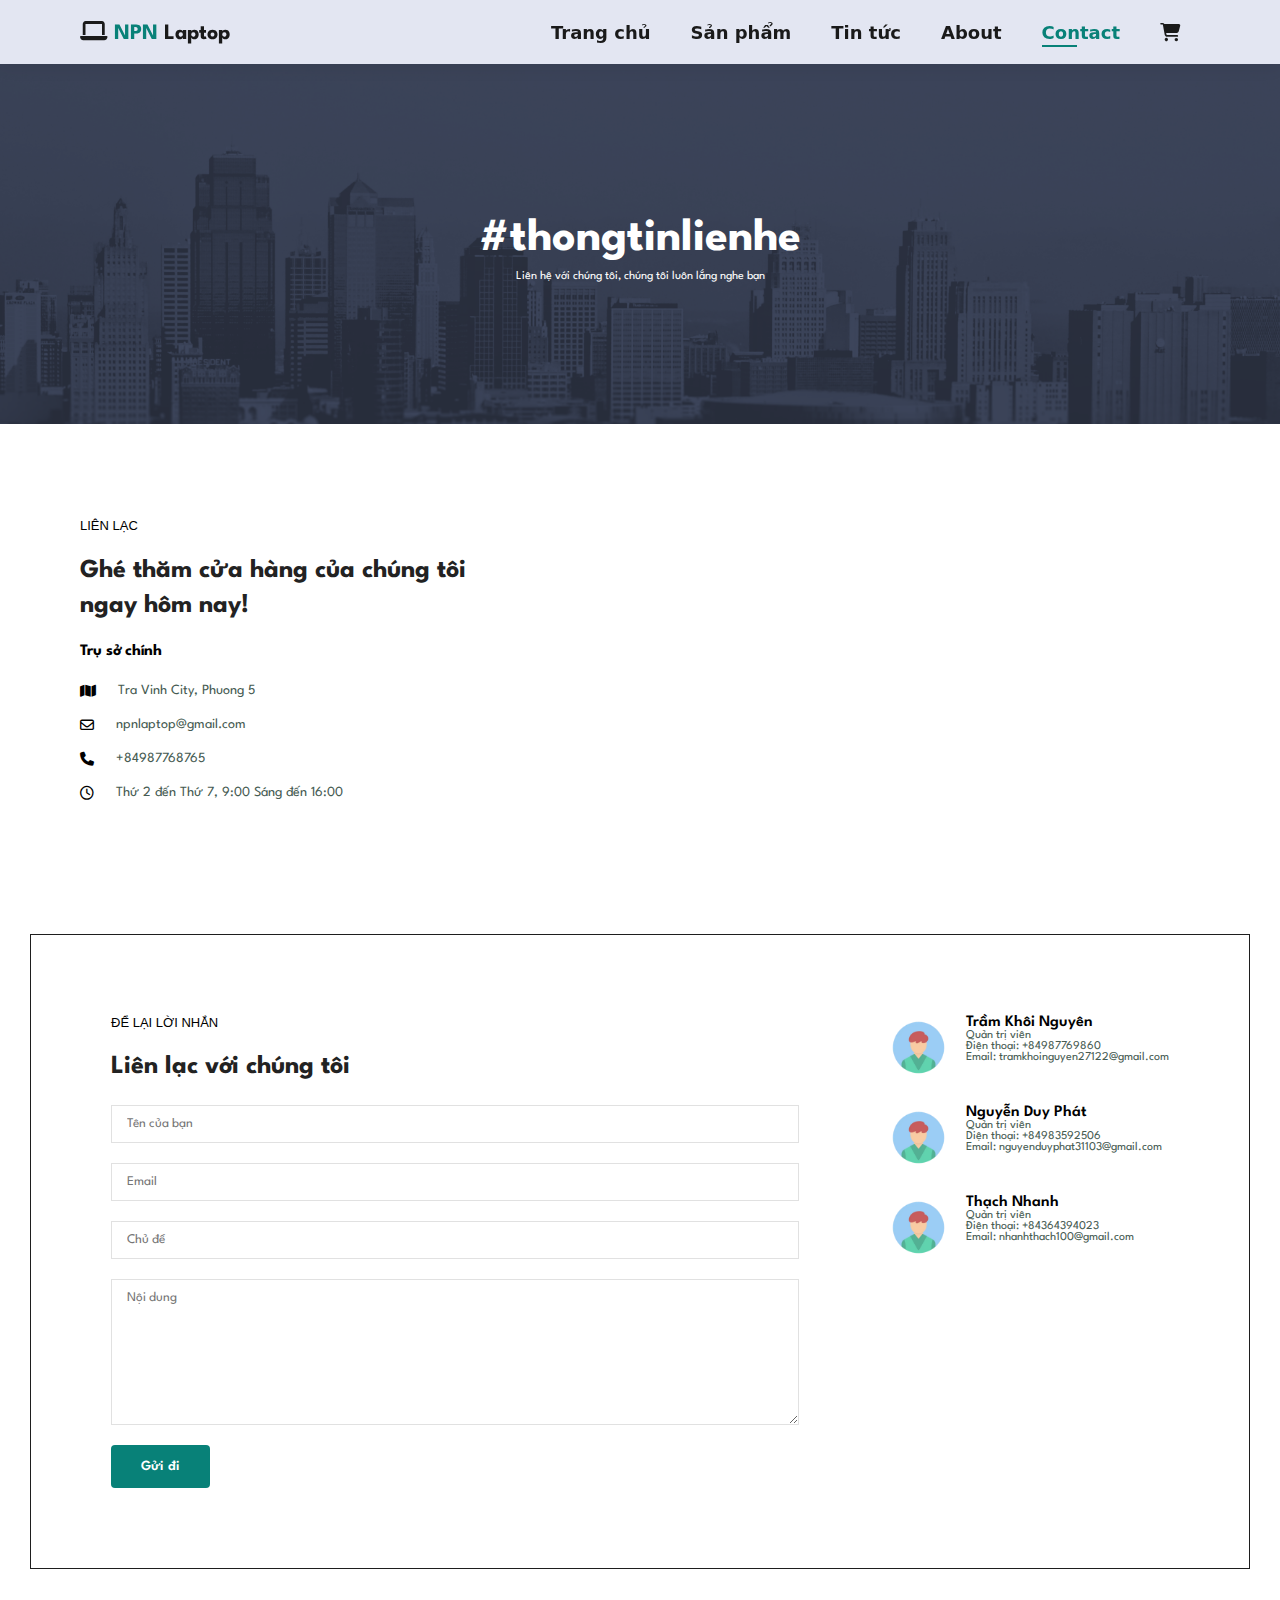
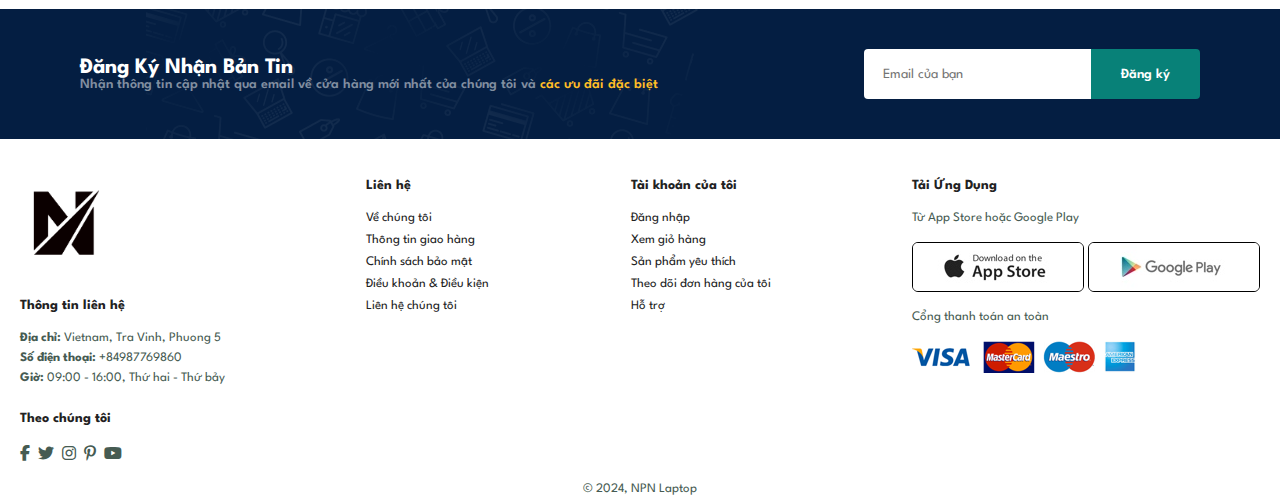
<file: contact.html>
<!DOCTYPE html>
<html lang="en">
<head>
    <meta charset="UTF-8">
    <meta name="viewport" content="width=device-width, initial-scale=1.0">
    <link rel="stylesheet" href="https://cdnjs.cloudflare.com/ajax/libs/font-awesome/6.2.0/css/all.min.css">
    <link rel="icon" type="image/x-icon" href="img/favicon.ico">
    <title>Liên hệ - NPN Laptop</title>
    <link rel="stylesheet" href="style.css">
<body>
    <section id="header">
        <a href="#" class="logo"><i class="fa-solid fa-laptop"></i>&nbsp;<font color="#088178">NPN</font> Laptop</a>

        <div>
            <ul id="navbar">
                <li><a href="index.html">Trang chủ</a></li>
                <li><a href="sanpham.html">Sản phẩm</a></li>
                <li><a href="tintuc.html">Tin tức</a></li>
                <li><a href="about.html">About</a></li>
                <li><a class="active" href="contact.html">Contact</a></li>
                <li id="lg-bag"><a href="cart.html"><i class="fa-solid fa-cart-shopping"></i></a></li>
                <a href="#" id="close"><i class="fa-solid fa-xmark"></i></a>
            </ul>
        </div>
        <div id="mobile">
            <a href="cart.html"><i class="fa-solid fa-cart-shopping"></i></a>
            <i id="bar" class="fas fa-outdent"> </i>
        </div>
    </section>

    <!-- Home page -->
    <section id="page-header" class="about-header">
        <h2>#thongtinlienhe</h2>
        <p>Liên hệ với chúng tôi, chúng tôi luôn lắng nghe bạn</p>
    </section>
    
    <!-- Contact page -->
    <section id="contact-details" class="section-p1">
        <div class="details">
            <span>LIÊN LẠC</span>
            <h2>Ghé thăm cửa hàng của chúng tôi ngay hôm nay!</h2>
            <h3>Trụ sở chính</h3>
            <div>
                <li>
                    <i class="fa-solid fa-map"></i>
                    <p>Tra Vinh City, Phuong 5</p>
                </li>
                <li>
                    <i class="fa-regular fa-envelope"></i>
                    <p>npnlaptop@gmail.com</p>
                </li>
                <li>
                    <i class="fa-solid fa-phone"></i>
                    <p>+84987768765</p>
                </li>
                <li>
                    <i class="far fa-clock"></i>
                    <p>Thứ 2 đến Thứ 7, 9:00 Sáng đến 16:00</p>
                </li>
            </div>
        </div>


        <div class="map">
            <iframe src="https://www.google.com/maps/embed?pb=!1m18!1m12!1m3!1d3932.067547266712!2d106.3110366!3d9.7603461!2m3!1f0!2f0!3f0!3m2!1i1024!2i768!4f13.1!3m3!1m2!1s0x31a03fdbbec2ac4d%3A0xc33e2b6277485492!2zVHLhuqdtIEtow7RpIE5ndXnDqm4!5e0!3m2!1svi!2s!4v1716286904406!5m2!1svi!2s" width="600" height="450" style="border:0;" allowfullscreen="" loading="lazy" referrerpolicy="no-referrer-when-downgrade"></iframe>

        </div>
    </section>

    <!-- Form Details -->
    <section id="form-details">
        <form action="">
            <span>ĐỂ LẠI LỜI NHẮN</span>
            <h2>Liên lạc với chúng tôi</h2>
            <input type="text" placeholder="Tên của bạn">
            <input type="text" placeholder="Email">
            <input type="text" placeholder="Chủ đề">
            <textarea name="" id="" cols="30" rows="10" placeholder="Nội dung"></textarea>
            <button class="normal">Gửi đi</button>
        </form>
        <div class="people">
            <div>
                <img src="img/people/1.png" alt="">
                <p><span>Trầm Khôi Nguyên</span> Quản trị viên <br> 
                         Điện thoại: +84987769860 <br>
                         Email: tramkhoinguyen27122@gmail.com</p>
            </div>
            <div>
                <img src="img/people/1.png" alt="">
                <p><span>Nguyễn Duy Phát</span> Quản trị viên <br>
                         Diện thoại: +84983592506 <br>
                         Email: nguyenduyphat31103@gmail.com   
                </p>
            </div>
            <div>
                <img src="img/people/1.png" alt="">
                <p><span>Thạch Nhanh</span> Quản trị viên <br>
                         Điện thoại: +84364394023 <br>
                         Email: nhanhthach100@gmail.com
                </p>
            </div>
        </div>
    </section>


    <!-- New letter -->
    <section id="newletter" class="section-p1 section-m1">
        <div class="newstext">
            <h4>Đăng Ký Nhận Bản Tin</h4>
            <p>Nhận thông tin cập nhật qua email về cửa hàng mới nhất của chúng tôi và <span>các ưu đãi đặc biệt</span></span></p>
            </div>
            <div class="form">
                <input type="text" placeholder="Email của bạn" name="txtMail">
                <button class="normal">Đăng ký</button>
            </div>
    </section>

    <!-- Footer -->
    <footer id="section-p1">
        <div class="col">
            <img class="logo" src="img/logo.png" width="90" height="90">
            <h4>Thông tin liên hệ</h4>
            <p><strong>Địa chỉ: </strong>Vietnam, Tra Vinh, Phuong 5</p>
            <p><strong>Số điện thoại: </strong>+84987769860</p>
            <p><strong>Giờ: </strong> 09:00 - 16:00, Thứ hai - Thứ bảy</p>
            <div class="follow">
                <h4>Theo chúng tôi</h4>
                <div class="icon">
                    <i class="fab fa-facebook-f"></i>
                    <i class="fab fa-twitter"></i>
                    <i class="fab fa-instagram"></i>
                    <i class="fab fa-pinterest-p"></i>
                    <i class="fab fa-youtube"></i>
                </div>
            </div>
        </div>
        <div class="col">
            <h4>Liên hệ</h4>
            <a href="#">Về chúng tôi</a>
            <a href="#">Thông tin giao hàng</a>
            <a href="#">Chính sách bảo mật</a>
            <a href="#">Điều khoản & Điều kiện</a>
            <a href="#">Liên hệ chúng tôi</a>
        </div>

        <div class="col">
            <h4>Tài khoản của tôi</h4>
            <a href="#">Đăng nhập</a>
            <a href="#">Xem giỏ hàng</a>
            <a href="#">Sản phẩm yêu thích</a>
            <a href="#">Theo dõi đơn hàng của tôi</a>
            <a href="#">Hỗ trợ</a>
        </div>

        <div class="col install">
            <h4>Tải Ứng Dụng</h4>
            <p>Từ App Store hoặc Google Play</p>
            <div class="row">
                <img src="img/pay/app.jpg">
                <img src="img/pay/play.jpg">
            </div>
            <p>Cổng thanh toán an toàn</p>
            <img src="img/pay/pay.png">
        </div>
        <div class="copyright">
            <p>© 2024, NPN Laptop</p>
        </div>
    </footer>
    <script src="script.js"></script>
</body>
</html>
</file>
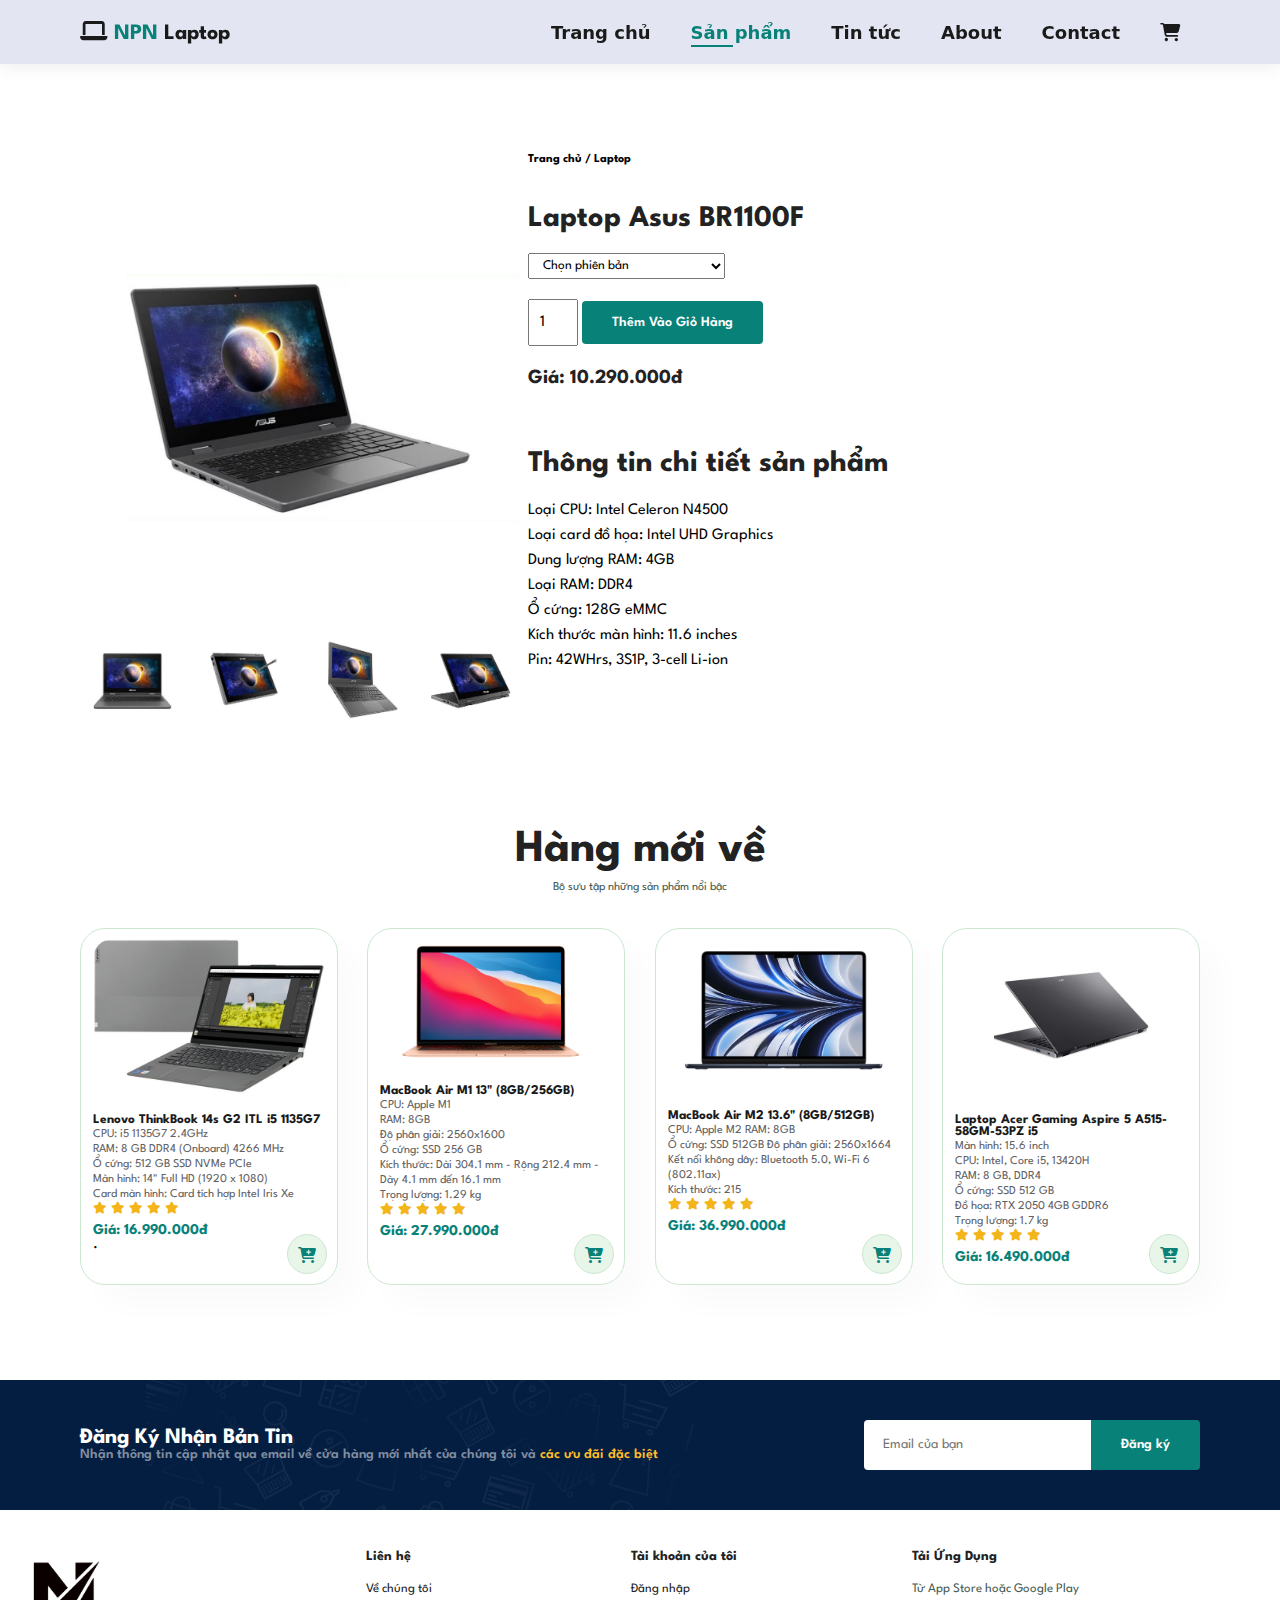
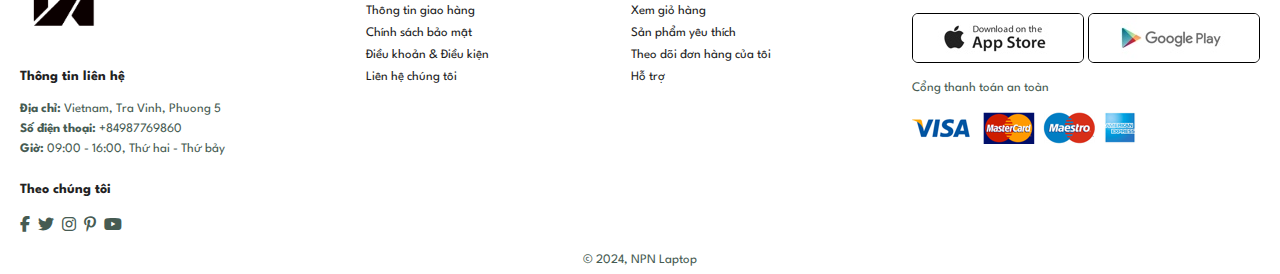
<file: product1.html>
<!DOCTYPE html>
<html lang="en">
<head>
    <meta charset="UTF-8">
    <meta name="viewport" content="width=device-width, initial-scale=1.0">
    <link rel="stylesheet" href="https://cdnjs.cloudflare.com/ajax/libs/font-awesome/6.2.0/css/all.min.css">
    <link rel="icon" type="image/x-icon" href="img/favicon.ico">
    <title>NPN Laptop</title>
    <link rel="stylesheet" href="style.css">
<body>
    <section id="header">
        <a href="#" class="logo"><i class="fa-solid fa-laptop"></i>&nbsp;<font color="#088178">NPN</font> Laptop</a>

        <div>
            <ul id="navbar">
                <li><a href="index.html">Trang chủ</a></li>
                <li><a class="active" href="sanpham.html">Sản phẩm</a></li>
                <li><a href="tintuc.html">Tin tức</a></li>
                <li><a href="about.html">About</a></li>
                <li><a href="contact.html">Contact</a></li>
                <li id="lg-bag"><a href="cart.html"><i class="fa-solid fa-cart-shopping"></i></a></li>
                <a href="#" id="close"><i class="fa-solid fa-xmark"></i></a>
            </ul>
        </div>
        <div id="mobile">
            <a href="cart.html"><i class="fa-solid fa-cart-shopping"></i></a>
            <i id="bar" class="fas fa-outdent"> </i>
        </div>
    </section>

    <!-- Product details-->
    <section id="prodetails" class="section-p1">
        <div class="single-pro-image">
            <img src="img/products/sp1.jpg" width="100%" id="MainImg">

            <div class="small-img-group">
                <div class="small-img-col">
                    <img src="img/products/sp1-1.jpg" width="100%" class="small-img">
                </div>
                <div class="small-img-col">
                    <img src="img/products/sp1-2.jpg" width="100%" class="small-img">
                </div>
                <div class="small-img-col">
                    <img src="img/products/sp1-3.jpg" width="100%" class="small-img">
                </div>
                <div class="small-img-col">
                    <img src="img/products/sp1-4.jpg" width="100%" class="small-img">
                </div>
            </div>
        </div>
    <div class="single-pro-details">
        <h6>Trang chủ / Laptop</h6>
        <h4>Laptop Asus BR1100F</h4>
        <select onchange="return slversion();" id="versionSelect">
            <option value="">Chọn phiên bản</option>
            <option value="ch1">
                Pentium N6000 - 8G/128GB
            </option>
            <option value="ch2">
                Pentium N4500 4GB/128GB
            </option>
        </select>
        <input type="number" value="1">
            <button class="normal">Thêm Vào Giỏ Hàng</button>
            <h2 id="price">Giá: 10.290.000đ</h2>
            <h4>Thông tin chi tiết sản phẩm</h4>
            <span>
                Loại CPU: Intel Celeron N4500<br>
                Loại card đồ họa: Intel UHD Graphics<br>
                Dung lượng RAM: 4GB<br>
                Loại RAM: DDR4<br>
                Ổ cứng: 128G eMMC<br>
                Kích thước màn hình: 11.6 inches<br>
                Pin: 42WHrs, 3S1P, 3-cell Li-ion<br>
            </span>
    </div>
    </section>
        
        <!-- New Product -->
        <section id="product1" class="section-p1">
            <h2>Hàng mới về</h2>
            <p>Bộ sưu tập những sản phẩm nổi bậc</p> 
            <div class="pro-container">
                <div class="pro">
                    <img src="img/products/sp5.jpg" alt="">
                    <div class="des">
                        <h5>Lenovo ThinkBook 14s G2 ITL i5 1135G7</h5>
                        <span>
                            CPU: i5 1135G7 2.4GHz<br>
                            RAM: 8 GB DDR4 (Onboard) 4266 MHz<br>
                            Ổ cứng: 512 GB SSD NVMe PCIe<br>
                            Màn hình: 14" Full HD (1920 x 1080)<br>
                            Card màn hình: Card tích hợp Intel Iris Xe
                        </span>
                        <div class="star">
                            <i class="fas fa-star"></i>
                            <i class="fas fa-star"></i>
                            <i class="fas fa-star"></i>
                            <i class="fas fa-star"></i>
                            <i class="fas fa-star"></i>
                        </div>
                        <h4>Giá: 16.990.000đ</h4>
    .                </div> 
                    <a href="#"><i class="fa-solid fa-cart-plus cart"></i></a>
                </div>
    
                <div class="pro">
                    <img src="img/products/sp6.jpg" alt="">
                    <div class="des">
                        <h5>MacBook Air M1 13" (8GB/256GB)</h5>
                        <span>
                            CPU: Apple M1 <br>
                            RAM: 8GB <br>
                            Độ phân giải: 2560x1600<br>
                            Ổ cứng: SSD 256 GB <br>
                            Kích thước: Dài 304.1 mm - Rộng 212.4 mm - Dày 4.1 mm đến 16.1 mm<br>
                            Trọng lượng: 1.29 kg
                        </span>
                        <div class="star">
                            <i class="fas fa-star"></i>
                            <i class="fas fa-star"></i>
                            <i class="fas fa-star"></i>
                            <i class="fas fa-star"></i>
                            <i class="fas fa-star"></i>
                        </div>
                        <h4>Giá: 27.990.000đ</h4>
                    </div> 
                    <a href="#"><i class="fa-solid fa-cart-plus cart"></i></a>
                </div>
    
                <div class="pro">
                    <img src="img/products/sp7.jpg" alt="">
                    <div class="des">
                        <h5>MacBook Air M2 13.6" (8GB/512GB)</h5>
                        <span>
                            CPU: Apple M2
                            RAM: 8GB <br>
                            Ổ cứng: SSD 512GB
                            Độ phân giải: 2560x1664 <br>
                            Kết nối không dây: Bluetooth 5.0, Wi-Fi 6 (802.11ax) <br>
                            Kích thước: 215
                        </span>
                        <div class="star">
                            <i class="fas fa-star"></i>
                            <i class="fas fa-star"></i>
                            <i class="fas fa-star"></i>
                            <i class="fas fa-star"></i>
                            <i class="fas fa-star"></i>
                        </div>
                        <h4>Giá: 36.990.000đ</h4>
                    </div> 
                    <a href="#"><i class="fa-solid fa-cart-plus cart"></i></a>
                </div>
    
                <div class="pro">
                    <img src="img/products/sp8.jpg" alt="">
                    <div class="des">
                        <h5>Laptop Acer Gaming Aspire 5 A515-58GM-53PZ i5</h5>
                        <span>
                            Màn hình: 15.6 inch<br>
                            CPU: Intel, Core i5, 13420H<br>
                            RAM: 8 GB, DDR4<br>
                            Ổ cứng: SSD 512 GB<br>
                            Đồ họa: RTX 2050 4GB GDDR6<br>   
                            Trọng lượng: 1.7 kg
                        </span>
                        <div class="star">
                            <i class="fas fa-star"></i>
                            <i class="fas fa-star"></i>
                            <i class="fas fa-star"></i>
                            <i class="fas fa-star"></i>
                            <i class="fas fa-star"></i>
                        </div>
                        <h4>Giá: 16.490.000đ</h4>
                    </div> 
                    <a href="#"><i class="fa-solid fa-cart-plus cart"></i></a>
                </div>
    
    
            </div>
        </section>

    <!-- New letter -->
    <section id="newletter" class="section-p1 section-m1">
        <div class="newstext">
            <h4>Đăng Ký Nhận Bản Tin</h4>
            <p>Nhận thông tin cập nhật qua email về cửa hàng mới nhất của chúng tôi và <span>các ưu đãi đặc biệt</span></span></p>
            </div>
            <div class="form">
                <input type="text" placeholder="Email của bạn" name="txtMail">
                <button class="normal">Đăng ký</button>
            </div>
    </section>
    
    <!-- Footer -->
    <footer id="section-p1">
        <div class="col">
            <img class="logo" src="img/logo.png" width="90" height="90">
            <h4>Thông tin liên hệ</h4>
            <p><strong>Địa chỉ: </strong>Vietnam, Tra Vinh, Phuong 5</p>
            <p><strong>Số điện thoại: </strong>+84987769860</p>
            <p><strong>Giờ: </strong> 09:00 - 16:00, Thứ hai - Thứ bảy</p>
            <div class="follow">
                <h4>Theo chúng tôi</h4>
                <div class="icon">
                    <i class="fab fa-facebook-f"></i>
                    <i class="fab fa-twitter"></i>
                    <i class="fab fa-instagram"></i>
                    <i class="fab fa-pinterest-p"></i>
                    <i class="fab fa-youtube"></i>
                </div>
            </div>
        </div>
        <div class="col">
            <h4>Liên hệ</h4>
            <a href="#">Về chúng tôi</a>
            <a href="#">Thông tin giao hàng</a>
            <a href="#">Chính sách bảo mật</a>
            <a href="#">Điều khoản & Điều kiện</a>
            <a href="#">Liên hệ chúng tôi</a>
        </div>

        <div class="col">
            <h4>Tài khoản của tôi</h4>
            <a href="#">Đăng nhập</a>
            <a href="#">Xem giỏ hàng</a>
            <a href="#">Sản phẩm yêu thích</a>
            <a href="#">Theo dõi đơn hàng của tôi</a>
            <a href="#">Hỗ trợ</a>
        </div>

        <div class="col install">
            <h4>Tải Ứng Dụng</h4>
            <p>Từ App Store hoặc Google Play</p>
            <div class="row">
                <img src="img/pay/app.jpg">
                <img src="img/pay/play.jpg">
            </div>
            <p>Cổng thanh toán an toàn</p>
            <img src="img/pay/pay.png">
        </div>
        <div class="copyright">
            <p>© 2024, NPN Laptop</p>
        </div>
    </footer>

    <script>
        var MainImg = document.getElementById("MainImg");
        var smallimg = document.getElementsByClassName("small-img");
        
        smallimg[0].onclick = function() {
            MainImg.src = smallimg[0].src;
        }
        smallimg[1].onclick = function() {
            MainImg.src = smallimg[1].src;
        }
        smallimg[2].onclick = function() {
            MainImg.src = smallimg[2].src;
        }
        smallimg[3].onclick = function() {
            MainImg.src = smallimg[3].src;
        }

        function slversion() {
            var selectElement = document.getElementById('versionSelect');
            var selectedValue = selectElement.value;
            var priceElement = document.getElementById('price');

            if (selectedValue === "ch1") {
                priceElement.innerHTML = "Giá: 5.990.000đ";
            } else if (selectedValue === "ch2") {
                priceElement.innerHTML = "Giá: 5.690.000đ";
            } else {
                priceElement.innerHTML = "Giá: 10.290.000đ";
            }
        }
    </script>
    <script src="script.js"></script>
</body>
</html>
</file>
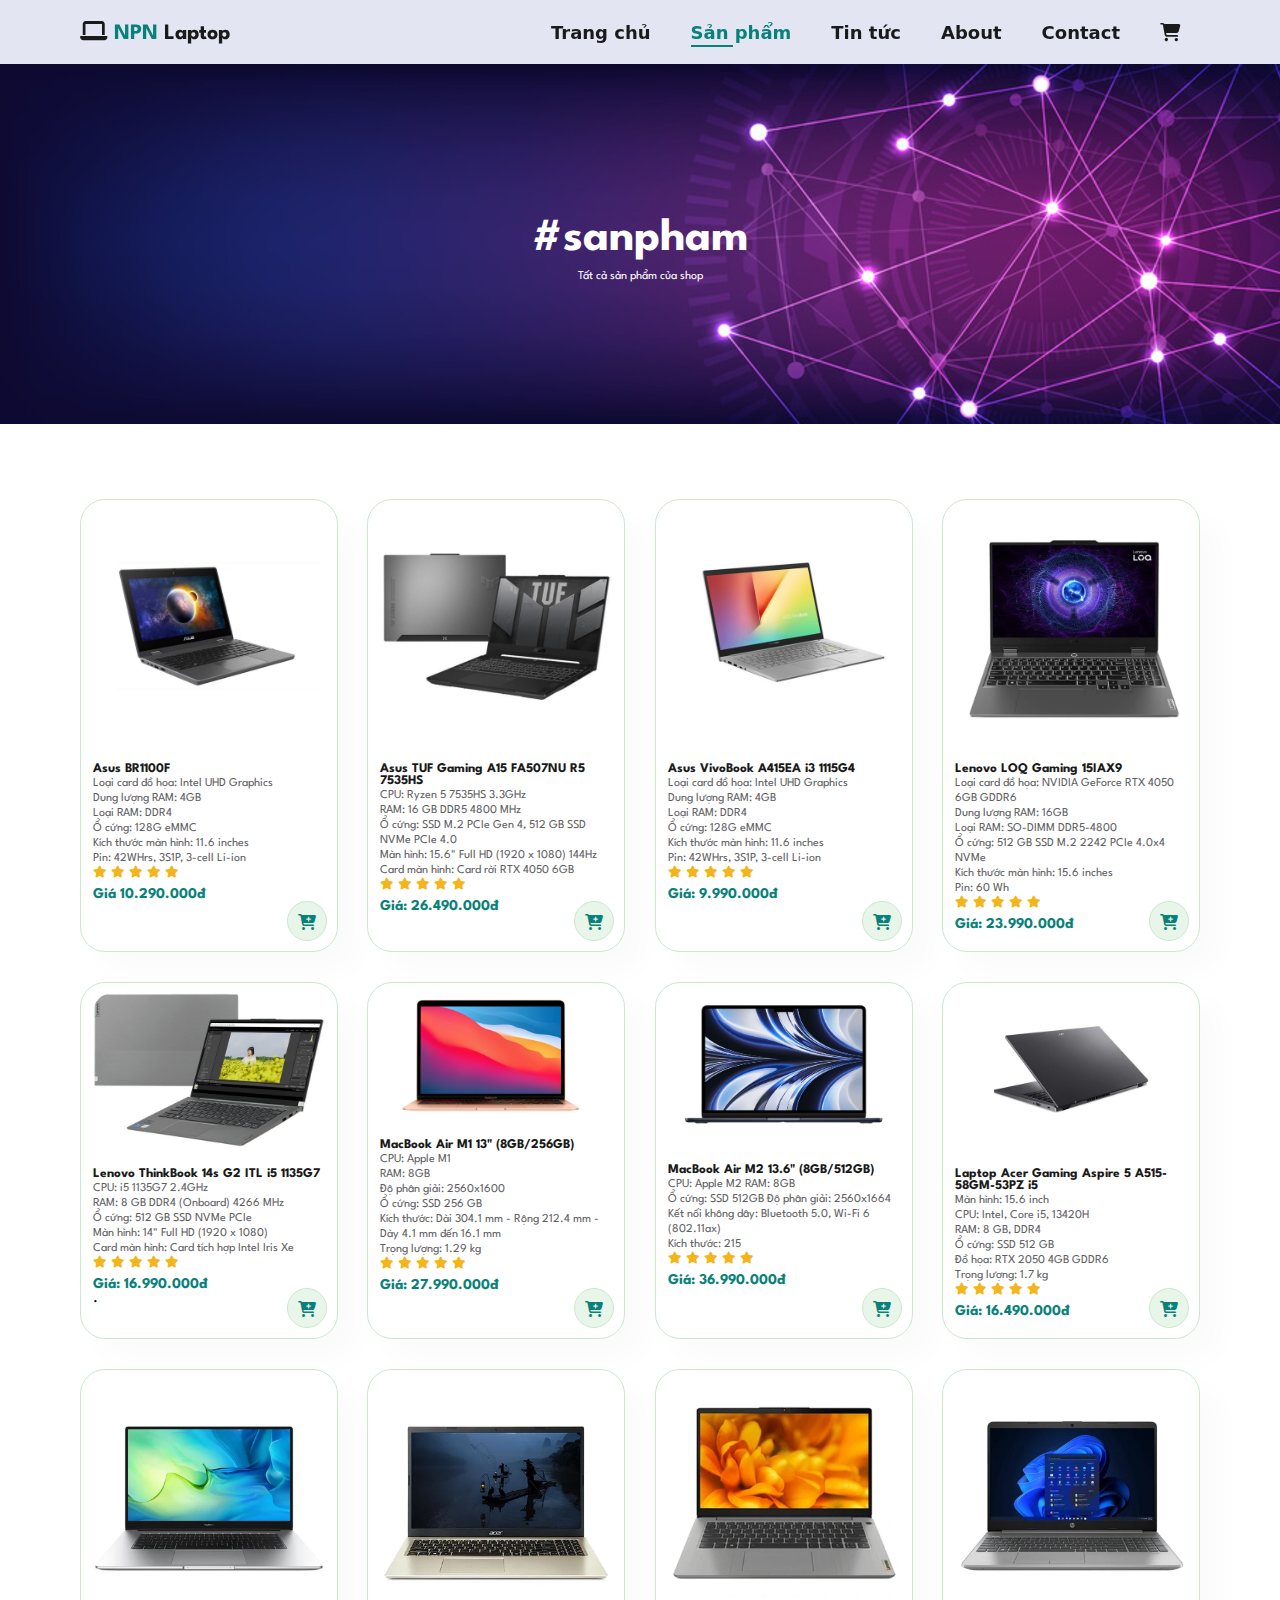
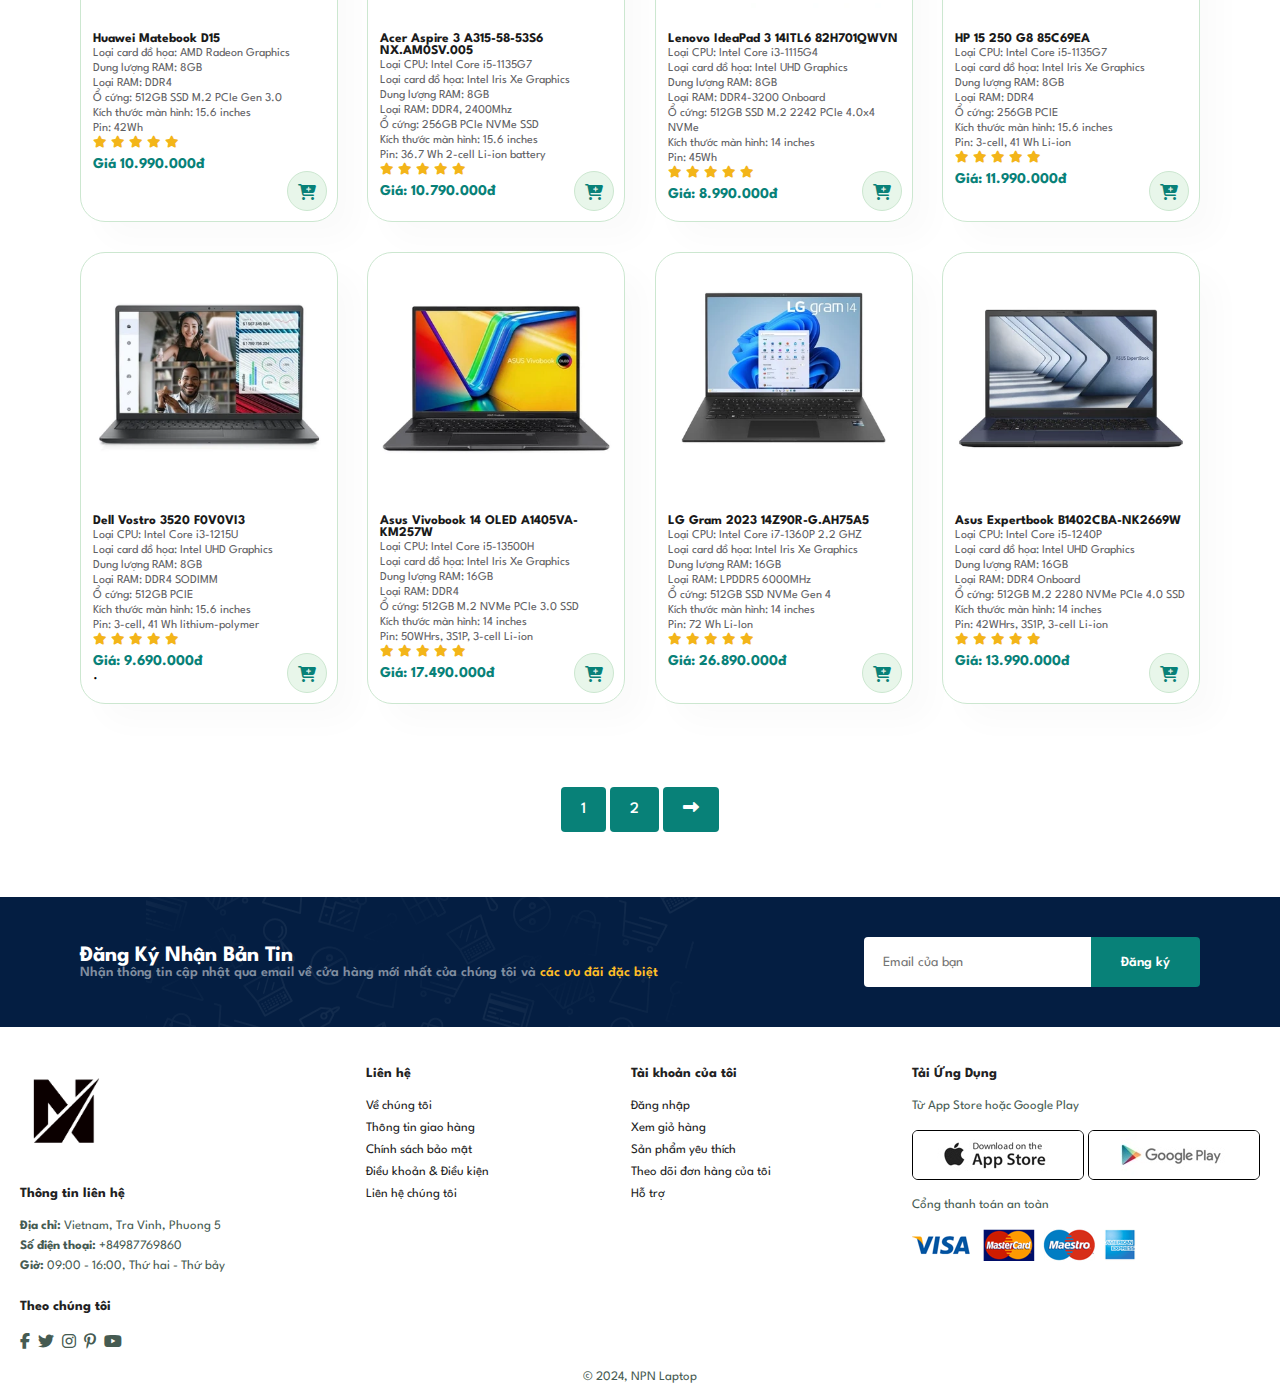
<file: sanpham.html>
<!DOCTYPE html>
<html lang="en">
<head>
    <meta charset="UTF-8">
    <meta name="viewport" content="width=device-width, initial-scale=1.0">
    <link rel="stylesheet" href="https://cdnjs.cloudflare.com/ajax/libs/font-awesome/6.2.0/css/all.min.css">
    <link rel="icon" type="image/x-icon" href="img/favicon.ico">
    <title>Sản phẩm - NPN Laptop</title>
    <link rel="stylesheet" href="style.css">
<body>
    <section id="header">
        <a href="#" class="logo"><i class="fa-solid fa-laptop"></i>&nbsp;<font color="#088178">NPN</font> Laptop</a>

        <div>
            <ul id="navbar">
                <li><a href="index.html">Trang chủ</a></li>
                <li><a class="active" href="sanpham.html">Sản phẩm</a></li>
                <li><a href="tintuc.html">Tin tức</a></li>
                <li><a href="about.html">About</a></li>
                <li><a href="contact.html">Contact</a></li>
                <li id="lg-bag"><a href="cart.html"><i class="fa-solid fa-cart-shopping"></i></a></li>
                <a href="#" id="close"><i class="fa-solid fa-xmark"></i></a>
            </ul>
        </div>
        <div id="mobile">
            <a href="cart.html"><i class="fa-solid fa-cart-shopping"></i></a>
            <i id="bar" class="fas fa-outdent"> </i>
        </div>
    </section>

    <!-- Home page -->
    <section id="page-header">
        <h2>#sanpham</h2>
        <p>Tất cả sản phẩm của shop</p>
    </section>
    
    <!-- Product -->
    <section id="product1" class="section-p1">
        <div class="pro-container">
            <div class="pro" onclick="window.location.href='product1.html';">
                <img src="img/products/sp1.jpg"  alt="">
                <div class="des">
                    <h5>Asus BR1100F</h5>
                    <span>
                        Loại card đồ họa: Intel UHD Graphics<br>
                        Dung lượng RAM: 4GB <br>
                        Loại RAM: DDR4 <br>
                        Ổ cứng: 128G eMMC <br>
                        Kích thước màn hình: 11.6 inches <br>
                        Pin: 42WHrs, 3S1P, 3-cell Li-ion <br>
                    </span>
                    <div class="star">
                        <i class="fas fa-star"></i>
                        <i class="fas fa-star"></i>
                        <i class="fas fa-star"></i>
                        <i class="fas fa-star"></i>
                        <i class="fas fa-star"></i>
                    </div>
                    <h4>Giá 10.290.000đ</h4>
                </div> 
                <a href="#"><i class="fa-solid fa-cart-plus cart"></i></a>
            </div>

            <div class="pro">
                <img src="img/products/sp2.jpg" alt="">
                <div class="des">
                    <h5>Asus TUF Gaming A15 FA507NU R5 7535HS</h5>
                    <span>
                        CPU: Ryzen 5 7535HS 3.3GHz <br>
                        RAM: 16 GB DDR5 4800 MHz <br>
                        Ổ cứng: SSD M.2 PCIe Gen 4, 512 GB SSD NVMe PCIe 4.0 <br>
                        Màn hình: 15.6" Full HD (1920 x 1080) 144Hz <br>
                        Card màn hình: Card rời RTX 4050 6GB
                    </span>
                    <div class="star">
                        <i class="fas fa-star"></i>
                        <i class="fas fa-star"></i>
                        <i class="fas fa-star"></i>
                        <i class="fas fa-star"></i>
                        <i class="fas fa-star"></i>
                    </div>
                    <h4>Giá: 26.490.000đ</h4>
                </div> 
                <a href="#"><i class="fa-solid fa-cart-plus cart"></i></a>
            </div>

            <div class="pro">
                <img src="img/products/sp3.jpg" alt="">
                <div class="des">
                    <h5>Asus VivoBook A415EA i3 1115G4</h5>
                    <span>
                        Loại card đồ họa: Intel UHD Graphics<br>
                        Dung lượng RAM: 4GB<br>
                        Loại RAM: DDR4<br>
                        Ổ cứng: 128G eMMC<br>
                        Kích thước màn hình: 11.6 inches<br>
                        Pin: 42WHrs, 3S1P, 3-cell Li-ion
                    </span>
                    <div class="star">
                        <i class="fas fa-star"></i>
                        <i class="fas fa-star"></i>
                        <i class="fas fa-star"></i>
                        <i class="fas fa-star"></i>
                        <i class="fas fa-star"></i>
                    </div>
                    <h4>Giá: 9.990.000đ</h4>
                </div> 
                <a href="#"><i class="fa-solid fa-cart-plus cart"></i></a>
            </div>

            <div class="pro">
                <img src="img/products/sp4.jpg" alt="">
                <div class="des">
                    <h5>Lenovo LOQ Gaming 15IAX9</h5>
                    <span>
                        Loại card đồ họa: NVIDIA GeForce RTX 4050 6GB GDDR6<br>
                        Dung lượng RAM: 16GB<br>
                        Loại RAM: SO-DIMM DDR5-4800<br>
                        Ổ cứng: 512 GB SSD M.2 2242 PCIe 4.0x4 NVMe<br>
                        Kích thước màn hình: 15.6 inches<br>
                        Pin: 60 Wh
                    </span>
                    <div class="star">
                        <i class="fas fa-star"></i>
                        <i class="fas fa-star"></i>
                        <i class="fas fa-star"></i>
                        <i class="fas fa-star"></i>
                        <i class="fas fa-star"></i>
                    </div>
                    <h4>Giá: 23.990.000đ</h4>
                </div> 
                <a href="#"><i class="fa-solid fa-cart-plus cart"></i></a>
            </div>

            <div class="pro">
                <img src="img/products/sp5.jpg" alt="">
                <div class="des">
                    <h5>Lenovo ThinkBook 14s G2 ITL i5 1135G7</h5>
                    <span>
                        CPU: i5 1135G7 2.4GHz<br>
                        RAM: 8 GB DDR4 (Onboard) 4266 MHz<br>
                        Ổ cứng: 512 GB SSD NVMe PCIe<br>
                        Màn hình: 14" Full HD (1920 x 1080)<br>
                        Card màn hình: Card tích hợp Intel Iris Xe
                    </span>
                    <div class="star">
                        <i class="fas fa-star"></i>
                        <i class="fas fa-star"></i>
                        <i class="fas fa-star"></i>
                        <i class="fas fa-star"></i>
                        <i class="fas fa-star"></i>
                    </div>
                    <h4>Giá: 16.990.000đ</h4>
.                </div> 
                <a href="#"><i class="fa-solid fa-cart-plus cart"></i></a>
            </div>

            <div class="pro">
                <img src="img/products/sp6.jpg" alt="">
                <div class="des">
                    <h5>MacBook Air M1 13" (8GB/256GB)</h5>
                    <span>
                        CPU: Apple M1 <br>
                        RAM: 8GB <br>
                        Độ phân giải: 2560x1600<br>
                        Ổ cứng: SSD 256 GB <br>
                        Kích thước: Dài 304.1 mm - Rộng 212.4 mm - Dày 4.1 mm đến 16.1 mm<br>
                        Trọng lượng: 1.29 kg
                    </span>
                    <div class="star">
                        <i class="fas fa-star"></i>
                        <i class="fas fa-star"></i>
                        <i class="fas fa-star"></i>
                        <i class="fas fa-star"></i>
                        <i class="fas fa-star"></i>
                    </div>
                    <h4>Giá: 27.990.000đ</h4>
                </div> 
                <a href="#"><i class="fa-solid fa-cart-plus cart"></i></a>
            </div>

            <div class="pro">
                <img src="img/products/sp7.jpg" alt="">
                <div class="des">
                    <h5>MacBook Air M2 13.6" (8GB/512GB)</h5>
                    <span>
                        CPU: Apple M2
                        RAM: 8GB <br>
                        Ổ cứng: SSD 512GB
                        Độ phân giải: 2560x1664 <br>
                        Kết nối không dây: Bluetooth 5.0, Wi-Fi 6 (802.11ax) <br>
                        Kích thước: 215
                    </span>
                    <div class="star">
                        <i class="fas fa-star"></i>
                        <i class="fas fa-star"></i>
                        <i class="fas fa-star"></i>
                        <i class="fas fa-star"></i>
                        <i class="fas fa-star"></i>
                    </div>
                    <h4>Giá: 36.990.000đ</h4>
                </div> 
                <a href="#"><i class="fa-solid fa-cart-plus cart"></i></a>
            </div>

            <div class="pro">
                <img src="img/products/sp8.jpg" alt="">
                <div class="des">
                    <h5>Laptop Acer Gaming Aspire 5 A515-58GM-53PZ i5</h5>
                    <span>
                        Màn hình: 15.6 inch<br>
                        CPU: Intel, Core i5, 13420H<br>
                        RAM: 8 GB, DDR4<br>
                        Ổ cứng: SSD 512 GB<br>
                        Đồ họa: RTX 2050 4GB GDDR6<br>   
                        Trọng lượng: 1.7 kg
                    </span>
                    <div class="star">
                        <i class="fas fa-star"></i>
                        <i class="fas fa-star"></i>
                        <i class="fas fa-star"></i>
                        <i class="fas fa-star"></i>
                        <i class="fas fa-star"></i>
                    </div>
                    <h4>Giá: 16.490.000đ</h4>
                </div> 
                <a href="#"><i class="fa-solid fa-cart-plus cart"></i></a>
            </div>
            <!-- New product -->
            <div class="pro">
                <img src="img/products/sv1.jpg"  alt="">
                 <div class="des">
                    <h5>Huawei Matebook D15</h5>
                    <span>
                        Loại card đồ họa: AMD Radeon Graphics<br>
                        Dung lượng RAM: 8GB<br>
                        Loại RAM: DDR4<br>
                        Ổ cứng: 512GB SSD M.2 PCIe Gen 3.0<br>
                        Kích thước màn hình: 15.6 inches<br>
                        Pin: 42Wh
                    </span>
                    <div class="star">
                        <i class="fas fa-star"></i>
                        <i class="fas fa-star"></i>
                        <i class="fas fa-star"></i>
                        <i class="fas fa-star"></i>
                        <i class="fas fa-star"></i>
                    </div>
                    <h4>Giá 10.990.000đ</h4>
                </div> 
                <a href="#"><i class="fa-solid fa-cart-plus cart"></i></a>
            </div>

            <div class="pro">
                <img src="img/products/sv2.jpg" alt="">
                <div class="des">
                    <h5>Acer Aspire 3 A315-58-53S6 NX.AM0SV.005</h5>
                    <span>
                        Loại CPU: Intel Core i5-1135G7<br>
                        Loại card đồ họa: Intel Iris Xe Graphics<br>
                        Dung lượng RAM: 8GB<br>
                        Loại RAM: DDR4, 2400Mhz<br>
                        Ổ cứng: 256GB PCIe NVMe SSD<br>
                        Kích thước màn hình: 15.6 inches<br>
                        Pin: 36.7 Wh 2-cell Li-ion battery 
                    </span>
                    <div class="star">
                        <i class="fas fa-star"></i>
                        <i class="fas fa-star"></i>
                        <i class="fas fa-star"></i>
                        <i class="fas fa-star"></i>
                        <i class="fas fa-star"></i>
                    </div>
                    <h4>Giá: 10.790.000đ</h4>
                </div> 
                <a href="#"><i class="fa-solid fa-cart-plus cart"></i></a>
            </div>

            <div class="pro">
                <img src="img/products/sv3.jpg" alt="">
                <div class="des">
                    <h5>Lenovo IdeaPad 3 14ITL6 82H701QWVN</h5>
                    <span>
                        Loại CPU: Intel Core i3-1115G4<br>
                        Loại card đồ họa: Intel UHD Graphics<br>
                        Dung lượng RAM: 8GB<br>
                        Loại RAM: DDR4-3200 Onboard<br>
                        Ổ cứng: 512GB SSD M.2 2242 PCIe 4.0x4 NVMe<br>
                        Kích thước màn hình: 14 inches<br>
                        Pin: 45Wh
                    </span>
                    <div class="star">
                        <i class="fas fa-star"></i>
                        <i class="fas fa-star"></i>
                        <i class="fas fa-star"></i>
                        <i class="fas fa-star"></i>
                        <i class="fas fa-star"></i>
                    </div>
                    <h4>Giá: 8.990.000đ</h4>
                </div> 
                <a href="#"><i class="fa-solid fa-cart-plus cart"></i></a>
            </div>

            <div class="pro">
                <img src="img/products/sv4.jpg" alt="">
                <div class="des">
                    <h5>HP 15 250 G8 85C69EA</h5>
                    <span>
                        Loại CPU: Intel Core i5-1135G7<br>
                        Loại card đồ họa: Intel Iris Xe Graphics<br>
                        Dung lượng RAM: 8GB<br>
                        Loại RAM: DDR4<br>
                        Ổ cứng: 256GB PCIE<br>
                        Kích thước màn hình: 15.6 inches<br>
                        Pin: 3-cell, 41 Wh Li-ion

                    </span>
                    <div class="star">
                        <i class="fas fa-star"></i>
                        <i class="fas fa-star"></i>
                        <i class="fas fa-star"></i>
                        <i class="fas fa-star"></i>
                        <i class="fas fa-star"></i>
                    </div>
                    <h4>Giá: 11.990.000đ</h4>
                </div> 
                <a href="#"><i class="fa-solid fa-cart-plus cart"></i></a>
            </div>

            <div class="pro">
                <img src="img/products/sv5.jpg" alt="">
                <div class="des">
                    <h5>Dell Vostro 3520 F0V0VI3</h5>
                    <span>
                        Loại CPU: Intel Core i3-1215U<br>
                        Loại card đồ họa: Intel UHD Graphics<br>
                        Dung lượng RAM: 8GB<br>
                        Loại RAM: DDR4 SODIMM<br>
                        Ổ cứng: 512GB PCIE<br>
                        Kích thước màn hình: 15.6 inches<br>
                        Pin: 3-cell, 41 Wh lithium-polymer 
                    </span>
                    <div class="star">
                        <i class="fas fa-star"></i>
                        <i class="fas fa-star"></i>
                        <i class="fas fa-star"></i>
                        <i class="fas fa-star"></i>
                        <i class="fas fa-star"></i>
                    </div>
                    <h4>Giá: 9.690.000đ</h4>
.                </div> 
                <a href="#"><i class="fa-solid fa-cart-plus cart"></i></a>
            </div>

            <div class="pro">
                <img src="img/products/sv6.jpg" alt="">
                <div class="des">
                    <h5>Asus Vivobook 14 OLED A1405VA-KM257W</h5>
                    <span>
                        Loại CPU: Intel Core i5-13500H<br>
                        Loại card đồ họa: Intel Iris Xe Graphics<br>
                        Dung lượng RAM: 16GB<br>
                        Loại RAM: DDR4<br>
                        Ổ cứng: 512GB M.2 NVMe PCIe 3.0 SSD<br>
                        Kích thước màn hình: 14 inches<br>
                        Pin: 50WHrs, 3S1P, 3-cell Li-ion
                    </span>
                    <div class="star">
                        <i class="fas fa-star"></i>
                        <i class="fas fa-star"></i>
                        <i class="fas fa-star"></i>
                        <i class="fas fa-star"></i>
                        <i class="fas fa-star"></i>
                    </div>
                    <h4>Giá: 17.490.000đ</h4>
                </div> 
                <a href="#"><i class="fa-solid fa-cart-plus cart"></i></a>
            </div>

            <div class="pro">
                <img src="img/products/sv7.jpg" alt="">
                <div class="des">
                    <h5>LG Gram 2023 14Z90R-G.AH75A5</h5>
                    <span>
                        Loại CPU: Intel Core i7-1360P 2.2 GHZ<br>
                        Loại card đồ họa: Intel Iris Xe Graphics<br>
                        Dung lượng RAM: 16GB<br>
                        Loại RAM: LPDDR5 6000MHz<br>
                        Ổ cứng: 512GB SSD NVMe Gen 4<br>
                        Kích thước màn hình: 14 inches<br>
                        Pin: 72 Wh Li-Ion
                    </span>
                    <div class="star">
                        <i class="fas fa-star"></i>
                        <i class="fas fa-star"></i>
                        <i class="fas fa-star"></i>
                        <i class="fas fa-star"></i>
                        <i class="fas fa-star"></i>
                    </div>
                    <h4>Giá: 26.890.000đ</h4>
                </div> 
                <a href="#"><i class="fa-solid fa-cart-plus cart"></i></a>
            </div>

            <div class="pro">
                <img src="img/products/sv8.jpg" alt="">
                <div class="des">
                    <h5>Asus Expertbook B1402CBA-NK2669W</h5>
                    <span>
                        Loại CPU: Intel Core i5-1240P<br>
                        Loại card đồ họa: Intel UHD Graphics<br>
                        Dung lượng RAM: 16GB<br>
                        Loại RAM: DDR4 Onboard<br>
                        Ổ cứng: 512GB M.2 2280 NVMe PCIe 4.0 SSD<br>
                        Kích thước màn hình: 14 inches<br>
                        Pin: 42WHrs, 3S1P, 3-cell Li-ion
                    </span>
                    <div class="star">
                        <i class="fas fa-star"></i>
                        <i class="fas fa-star"></i>
                        <i class="fas fa-star"></i>
                        <i class="fas fa-star"></i>
                        <i class="fas fa-star"></i>
                    </div>
                    <h4>Giá: 13.990.000đ</h4>
                </div> 
                <a href="#"><i class="fa-solid fa-cart-plus cart"></i></a>
            </div>


        </div>
    </section>

        <!-- Phân trang -->
        <section id="pagination" class="section-p1">
            <a href="#">1</a>
            <a href="#">2</a>
            <a href=""><i class="fa fa-long-arrow-alt-right"></i></a>
        </section>

    <!-- New letter -->
    <section id="newletter" class="section-p1 section-m1">
        <div class="newstext">
            <h4>Đăng Ký Nhận Bản Tin</h4>
            <p>Nhận thông tin cập nhật qua email về cửa hàng mới nhất của chúng tôi và <span>các ưu đãi đặc biệt</span></span></p>
            </div>
            <div class="form">
                <input type="text" placeholder="Email của bạn" name="txtMail">
                <button class="normal">Đăng ký</button>
            </div>
    </section>
    

    <!-- Footer -->
    <footer id="section-p1">
        <div class="col">
            <img class="logo" src="img/logo.png" width="90" height="90">
            <h4>Thông tin liên hệ</h4>
            <p><strong>Địa chỉ: </strong>Vietnam, Tra Vinh, Phuong 5</p>
            <p><strong>Số điện thoại: </strong>+84987769860</p>
            <p><strong>Giờ: </strong> 09:00 - 16:00, Thứ hai - Thứ bảy</p>
            <div class="follow">
                <h4>Theo chúng tôi</h4>
                <div class="icon">
                    <i class="fab fa-facebook-f"></i>
                    <i class="fab fa-twitter"></i>
                    <i class="fab fa-instagram"></i>
                    <i class="fab fa-pinterest-p"></i>
                    <i class="fab fa-youtube"></i>
                </div>
            </div>
        </div>
        <div class="col">
            <h4>Liên hệ</h4>
            <a href="#">Về chúng tôi</a>
            <a href="#">Thông tin giao hàng</a>
            <a href="#">Chính sách bảo mật</a>
            <a href="#">Điều khoản & Điều kiện</a>
            <a href="#">Liên hệ chúng tôi</a>
        </div>

        <div class="col">
            <h4>Tài khoản của tôi</h4>
            <a href="#">Đăng nhập</a>
            <a href="#">Xem giỏ hàng</a>
            <a href="#">Sản phẩm yêu thích</a>
            <a href="#">Theo dõi đơn hàng của tôi</a>
            <a href="#">Hỗ trợ</a>
        </div>

        <div class="col install">
            <h4>Tải Ứng Dụng</h4>
            <p>Từ App Store hoặc Google Play</p>
            <div class="row">
                <img src="img/pay/app.jpg">
                <img src="img/pay/play.jpg">
            </div>
            <p>Cổng thanh toán an toàn</p>
            <img src="img/pay/pay.png">
        </div>
        <div class="copyright">
            <p>© 2024, NPN Laptop</p>
        </div>
    </footer>
    <script src="script.js"></script>
</body>
</html>
</file>
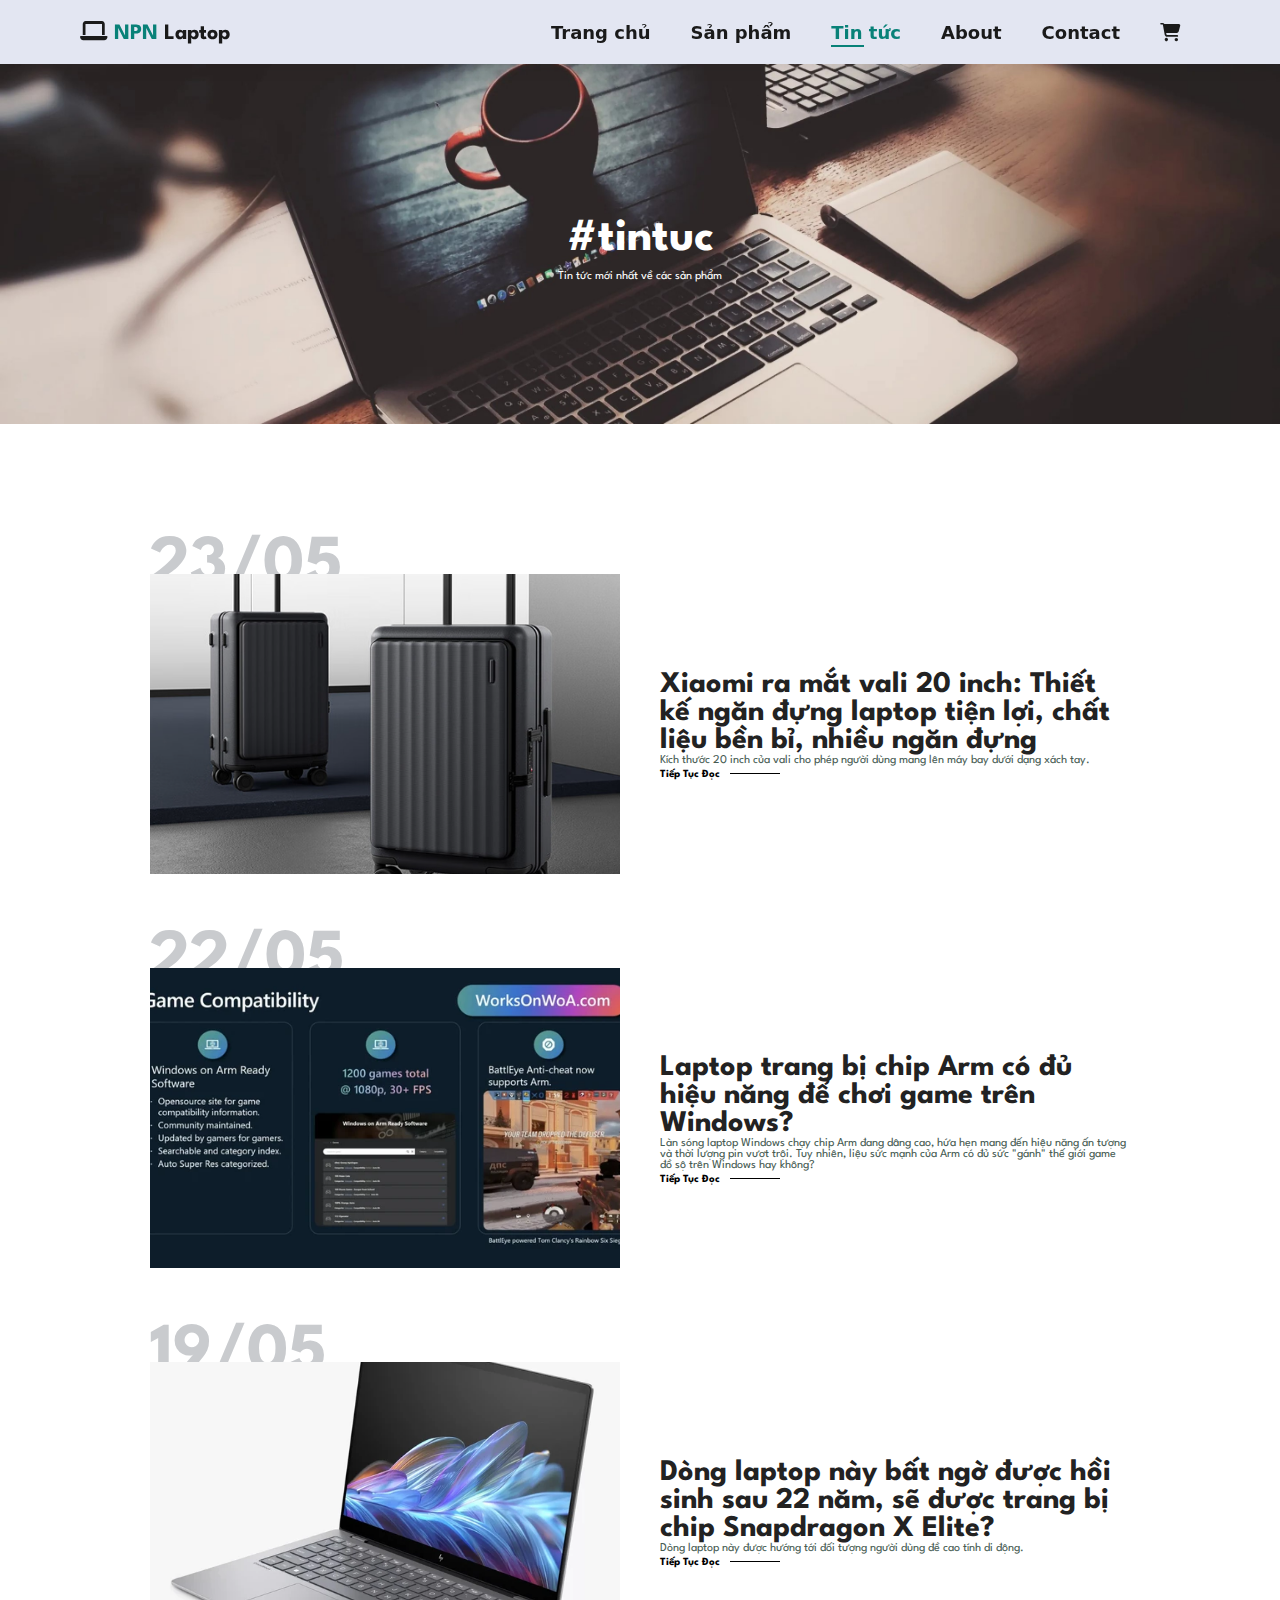
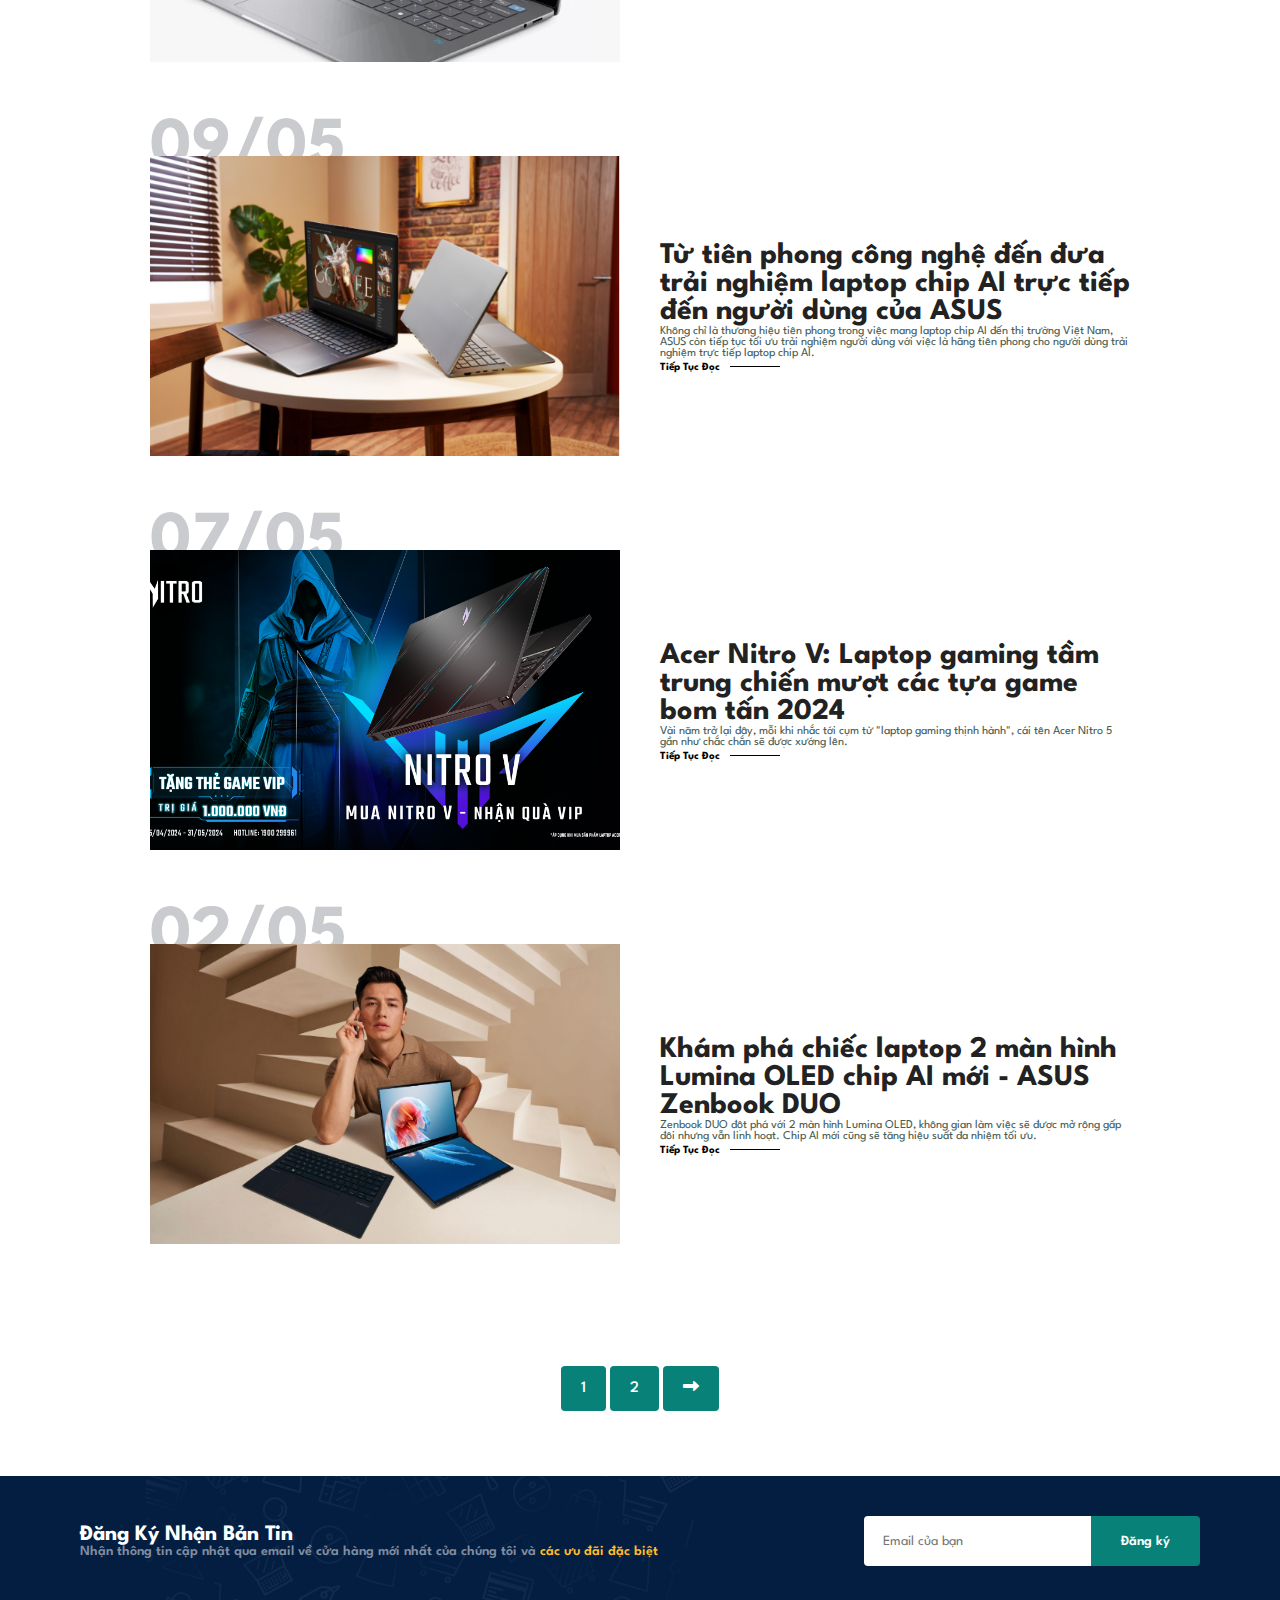
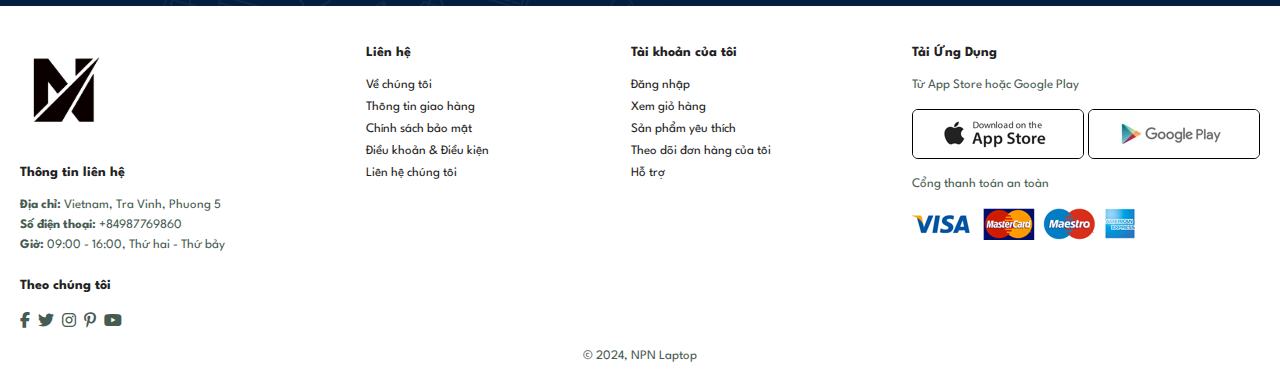
<file: tintuc.html>
<!DOCTYPE html>
<html lang="en">
<head>
    <meta charset="UTF-8">
    <meta name="viewport" content="width=device-width, initial-scale=1.0">
    <link rel="stylesheet" href="https://cdnjs.cloudflare.com/ajax/libs/font-awesome/6.2.0/css/all.min.css">
    <link rel="icon" type="image/x-icon" href="img/favicon.ico">
    <title>Tin tức - NPN Laptop</title>
    <link rel="stylesheet" href="style.css">
<body>
    <section id="header">
        <a href="#" class="logo"><i class="fa-solid fa-laptop"></i>&nbsp;<font color="#088178">NPN</font> Laptop</a>

        <div>
            <ul id="navbar">
                <li><a href="index.html">Trang chủ</a></li>
                <li><a href="sanpham.html">Sản phẩm</a></li>
                <li><a class="active" href="tintuc.html">Tin tức</a></li>
                <li><a href="about.html">About</a></li>
                <li><a href="contact.html">Contact</a></li>
                <li id="lg-bag"><a href="cart.html"><i class="fa-solid fa-cart-shopping"></i></a></li>
                <a href="#" id="close"><i class="fa-solid fa-xmark"></i></a>
            </ul>
        </div>
        <div id="mobile">
            <a href="cart.html"><i class="fa-solid fa-cart-shopping"></i></a>
            <i id="bar" class="fas fa-outdent"> </i>
        </div>
    </section>

    <!-- Home page -->
    <section id="page-header2" class="blog-header">
        <h2>#tintuc</h2>
        <p>Tin tức mới nhất về các sản phẩm</p>
    </section>
    
    <!-- Blog page -->
    <section id="blog">
        <div class="blog-box">
            <div class="blog-img">
                <img src="img/blog/b1.jpg" alt="">
            </div>
            <div class="blog-details">
                <h4>Xiaomi ra mắt vali 20 inch: Thiết kế ngăn đựng laptop tiện lợi, chất liệu bền bỉ, nhiều ngăn đựng</h4>
                <p>Kích thước 20 inch của vali cho phép người dùng mang lên máy bay dưới dạng xách tay.</p>
                <a href="#">Tiếp Tục Đọc</a>
            </div>
            <h1>23/05</h1>
        </div>
        <div class="blog-box">
            <div class="blog-img">
                <img src="img/blog/b2.jpg" alt="">
            </div>
            <div class="blog-details">
                <h4>Laptop trang bị chip Arm có đủ hiệu năng để chơi game trên Windows?</h4>
                <p>Làn sóng laptop Windows chạy chip Arm đang dâng cao, hứa hẹn mang đến hiệu năng ấn tượng và thời lượng pin vượt trội. Tuy nhiên, liệu sức mạnh của Arm có đủ sức "gánh" thế giới game đồ sộ trên Windows hay không?</p>
                <a href="#">Tiếp Tục Đọc</a>
            </div>
            <h1>22/05</h1>
        </div>
        <div class="blog-box">
            <div class="blog-img">
                <img src="img/blog/b3.jpg" alt="">
            </div>
            <div class="blog-details">
                <h4>Dòng laptop này bất ngờ được hồi sinh sau 22 năm, sẽ được trang bị chip Snapdragon X Elite?</h4>
                <p>Dòng laptop này được hướng tới đối tượng người dùng đề cao tính di động.</p>
                <a href="#">Tiếp Tục Đọc</a>
            </div>
            <h1>19/05</h1>
        </div>
        <div class="blog-box">
            <div class="blog-img">
                <img src="img/blog/b4.jpg" alt="">
            </div>
            <div class="blog-details">
                <h4>Từ tiên phong công nghệ đến đưa trải nghiệm laptop chip AI trực tiếp đến người dùng của ASUS</h4>
                <p>Không chỉ là thương hiệu tiên phong trong việc mang laptop chip AI đến thị trường Việt Nam, ASUS còn tiếp tục tối ưu trải nghiệm người dùng với việc là hãng tiên phong cho người dùng trải nghiệm trực tiếp laptop chip AI.</p>
                <a href="#">Tiếp Tục Đọc</a>
            </div>
            <h1>09/05</h1>
        </div>
        <div class="blog-box">
            <div class="blog-img">
                <img src="img/blog/b5.jpg" alt="">
            </div>
            <div class="blog-details">
                <h4>Acer Nitro V: Laptop gaming tầm trung chiến mượt các tựa game bom tấn 2024</h4>
                <p>Vài năm trở lại đây, mỗi khi nhắc tới cụm từ "laptop gaming thịnh hành", cái tên Acer Nitro 5 gần như chắc chắn sẽ được xướng lên.</p>
                <a href="#">Tiếp Tục Đọc</a>
            </div>
            <h1>07/05</h1>
        </div>
        <div class="blog-box">
            <div class="blog-img">
                <img src="img/blog/b6.jpg" alt="">
            </div>
            <div class="blog-details">
                <h4>Khám phá chiếc laptop 2 màn hình Lumina OLED chip AI mới - ASUS Zenbook DUO</h4>
                <p>Zenbook DUO đột phá với 2 màn hình Lumina OLED, không gian làm việc sẽ được mở rộng gấp đôi nhưng vẫn linh hoạt. Chip AI mới cũng sẽ tăng hiệu suất đa nhiệm tối ưu.</p>
                <a href="#">Tiếp Tục Đọc</a>
            </div>
            <h1>02/05</h1>
        </div>
    </section>


        <!-- Phân trang -->
        <section id="pagination" class="section-p1">
            <a href="#">1</a>
            <a href="#">2</a>
            <a href=""><i class="fa fa-long-arrow-alt-right"></i></a>
        </section>

    <!-- New letter -->
    <section id="newletter" class="section-p1 section-m1">
        <div class="newstext">
            <h4>Đăng Ký Nhận Bản Tin</h4>
            <p>Nhận thông tin cập nhật qua email về cửa hàng mới nhất của chúng tôi và <span>các ưu đãi đặc biệt</span></span></p>
            </div>
            <div class="form">
                <input type="text" placeholder="Email của bạn" name="txtMail">
                <button class="normal">Đăng ký</button>
            </div>
    </section>
    

    <!-- Footer -->
    <footer id="section-p1">
        <div class="col">
            <img class="logo" src="img/logo.png" width="90" height="90">
            <h4>Thông tin liên hệ</h4>
            <p><strong>Địa chỉ: </strong>Vietnam, Tra Vinh, Phuong 5</p>
            <p><strong>Số điện thoại: </strong>+84987769860</p>
            <p><strong>Giờ: </strong> 09:00 - 16:00, Thứ hai - Thứ bảy</p>
            <div class="follow">
                <h4>Theo chúng tôi</h4>
                <div class="icon">
                    <i class="fab fa-facebook-f"></i>
                    <i class="fab fa-twitter"></i>
                    <i class="fab fa-instagram"></i>
                    <i class="fab fa-pinterest-p"></i>
                    <i class="fab fa-youtube"></i>
                </div>
            </div>
        </div>
        <div class="col">
            <h4>Liên hệ</h4>
            <a href="#">Về chúng tôi</a>
            <a href="#">Thông tin giao hàng</a>
            <a href="#">Chính sách bảo mật</a>
            <a href="#">Điều khoản & Điều kiện</a>
            <a href="#">Liên hệ chúng tôi</a>
        </div>

        <div class="col">
            <h4>Tài khoản của tôi</h4>
            <a href="#">Đăng nhập</a>
            <a href="#">Xem giỏ hàng</a>
            <a href="#">Sản phẩm yêu thích</a>
            <a href="#">Theo dõi đơn hàng của tôi</a>
            <a href="#">Hỗ trợ</a>
        </div>

        <div class="col install">
            <h4>Tải Ứng Dụng</h4>
            <p>Từ App Store hoặc Google Play</p>
            <div class="row">
                <img src="img/pay/app.jpg">
                <img src="img/pay/play.jpg">
            </div>
            <p>Cổng thanh toán an toàn</p>
            <img src="img/pay/pay.png">
        </div>
        <div class="copyright">
            <p>© 2024, NPN Laptop</p>
        </div>
    </footer>
    <script src="script.js"></script>
</body>
</html>
</file>
<file: style.css>
@import url('https://fonts.googleapis.com/css2?family=Spartan:wght@100;200;300;400;500;600;700;800;900&display=swap');

* {
    margin: 0;
    padding: 0;
    box-sizing: border-box;
    font-family: 'Spartan', sans-serif;
}
h1 {
    font-size: 50px;
    line-height: 64px;
    color: #222;
}
h2 {
    font-size: 46px;
    line-height: 64px;
    color: #222;
}
h4 {
    font-size: 30px;
    color: #222;
}
h6 {
    font-weight: 700;
    font-size: 12px;
}
p {
    font-size: 12px;
    color: #465b52;
}

.section-p1 {
    padding: 40px 80px;
}
.section-m1 {
    margin: 40px 0;
}
button.normal {
    font-size: 14px;
    font-weight: 600;
    padding: 15px 30px;
    color: #000;
    background-color: #fff;
    border-radius: 4px;
    cursor: pointer;
    border: none;
    outline: none;
    transition: 0.2s;
}

button.white {
    font-size: 13px;
    font-weight: 600;
    padding: 11px 18px;
    color: #fff;
    background-color: transparent;
    cursor: pointer;
    border: 1px solid #fff;
    outline: none;
    transition: 0.2s;
}

body {
    width: 100%;
}

/*Header*/
#header {
    display: flex;
    align-items: center;
    justify-content: space-between;
    padding: 20px 80px;
    background: #e3e6f2;
    box-shadow: 0 5px 15px rgba(0, 0, 0, 0.06);
    z-index: 999;
    position: sticky;
    top: 0;
    left: 0;
}

.logo {
    text-decoration: none;
    font-size: 22px;
    font-weight: 600;
    color: #1a1a1a;
    transition: 0.3s ease;
    font-weight: bold;
}

#navbar {
    display: flex;
    align-items: center;
    justify-content: center;
}

#navbar li {
    list-style: none;
    padding: 0 20px;
    position: relative;
}

#navbar li a {
    text-decoration: none;
    font-size: 18px;
    font-weight: 645;
    color: #1a1a1a;
    transition: 0.3s ease;
    font-family:system-ui, -apple-system, BlinkMacSystemFont, 'Segoe UI', Roboto, Oxygen, Ubuntu, Cantarell, 'Open Sans', 'Helvetica Neue', sans-serif;
}

#navbar li a:hover, 
#navbar li a.active {
    color: #088178;
}

#navbar li a.active::after,
#navbar li a:hover::after {
    content: "";
    width: 30%;
    background: #088178;
    height: 2px;
    position: absolute;
    bottom: -4px;
    left: 20px;
}

/* Responsive Mobile */
#mobile {
    display: none;
    align-items: center;
}

#close {
    display: none;
}

#hero {
    background-image: url("img/banner.png");
    height: 90vh;
    width: 100%;
    background-size: cover;
    background-position: top 25% right 0;
    padding: 0 80px;
    display: flex;
    flex-direction: column;
    align-items: flex-start;
    justify-content: center;
}

#hero h4 {
    padding-bottom: 15px;
    color: #fff;
}

#hero h1 {
    background-image: linear-gradient(to right,#3d33cc,#c82cbc);
    background-clip: text;
    color: transparent;
}

#hero h2 {
    color: #fff;
}

#hero p {
    color: #fff;
}

#hero button {
    background-color: transparent;
    color: #fff;
    padding: 12px 15px;
    cursor: pointer;
    font-weight: 700;
    font-size: 15px;
    border: 1px solid #fff;
    transition: 0.5s;
    width: 200px;
}

#hero button:hover {
    background-color: #088178;
    color: #fff;
    border: 1px solid #088178;
}

/* Feature */
#feature {
    display: flex;
    align-items: center;
    justify-content: space-between;
    flex-wrap: wrap;
}

#feature .fe-box {
    width: 180px;
    text-align: center;
    padding: 25px 15px;
    box-shadow: 20px 20px 34px rgba(0, 0, 0, 0.03);
    border: 1px solid #cce7d0;
    border-radius: 4px;
    margin: 15px 0;
}

#feature .fe-box:hover {
    box-shadow: 10px 10px 54px rgba(70, 62, 223, 0.1);
}

#feature .fe-box img {
    width: 100%;
    margin-bottom: 10px;
}

#feature .fe-box h6 {
    display: inline-block;
    padding: 9px 8px 6px 8px;
    line-height: 1;
    border-radius: 4px;
    color: #088178;
    background-color: #ddf3fd;
}

/* Change color feature */
#feature .fe-box:nth-child(2) h6 {
    background-color: #ebbce9;
}
#feature .fe-box:nth-child(3) h6 {
    background-color: #d2fdd1;
}
#feature .fe-box:nth-child(4) h6 {
    background-color: #cde2f8;
}
#feature .fe-box:nth-child(5) h6 {
    background-color: rgb(233, 219, 246);
}
#feature .fe-box:nth-child(6) h6 {
    background-color: #fff2e5;
}

/* Product */
#product1 {
    text-align: center;
}

#product1 .pro-container {
    display: flex;
    justify-content: space-between;
    padding-top: 20px;
    flex-wrap: wrap;
}

#product1 .pro {
    width: 23%;
    min-width: 250px;
    padding: 10px 12px;
    border: 1px solid #cce7d0;
    border-radius: 25px;
    cursor: pointer;
    box-shadow: 20px 20px 30px rgba(0, 0, 0, 0.02);
    margin: 15px 0;
    transition: 0.2s ease;
    position: relative;
}

#product1 .pro:hover {
    box-shadow: 20px 20px 30px rgba(0, 0, 0, 0.06);
}

#product1 .pro img {
    width: 100%;
     border-radius: 20px;
}

#product1 .pro .des {
    text-align: start;
    padding: 10px 0;
}

#product1 .pro .des span {
    color: #606063;
    font-size: 12px;
}

#product1 .pro .des h5 {
    padding-top: 7px;
    color: #1a1a1a
   
}

#product1 .pro .des i {
    font-size: 12px;
    color:  rgb(243, 181, 25);
}

#product1 .pro .des h4 {
    padding-top: 7px;
    font-size: 15px;
    font-weight: 700;
    color: #088178;
}

#product1 .pro .cart {
    width: 40px;
    height: 40px;
    line-height: 40px;
    border-radius: 50px;
    background-color: #e8f6ea;
    color: #088178;
    border: 1px solid #cce7d0;
    position: absolute;
    bottom: 10px;
    right: 10px;

}
/* Banner small */
#banner {
    display: flex;
    flex-direction: column;
    justify-content: center;
    align-items: center;
    text-align: center;
    background-image: url("img/banner/b2.jpg");
    width: 100%;
    height: 40vh;
    background-size: cover;
    background-position: center;
}

#banner h4 {
    color: #fff;
    font-size: 16px;
}

#banner h2 {
    color: #fff;
    font-size: 30px;
    padding: 10px 0;
}

#banner h2 span {
    color: #ef3636;
}

#banner button:hover {
    background: #088178;
    color: #fff;
}

/* Small banner 2 */
#sm-banner {
    display: flex;
    justify-content: space-between;
    flex-wrap: wrap;
}

#sm-banner .banner-box {
    display: flex;
    flex-direction: column;
    justify-content: center;
    align-items: flex-start;
    background-image: url("img/banner/b17.jpg");
    min-width: 540px;
    height: 50vh;
    background-size: cover;
    background-position: center;
    padding: 30px;
}

#sm-banner .banner-box2{
    background-image: url("img/banner/b10.jpg");
}

#sm-banner h4 {
    color: #fff;
    font-size: 20px;
    font-weight: 300; 
}

#sm-banner h2 {
    color: #fff;
    font-size: 25px;
    font-weight: 800;
    font-family:Verdana, Geneva, Tahoma, sans-serif;
}

#sm-banner span {
    color: #fff;
    font-size: 14px;
    font-weight: 500;
    padding-bottom: 15px;
}

#sm-banner .banner-box:hover button {
    background: #088178;    
    border: 1px solid #088178;
}

/* Banner 3 Small */
#banner3 {
    display: flex;
    justify-content: space-between;
    flex-wrap: wrap;
    padding: 0 80px;
}

#banner3 .banner-box {
    display: flex;
    flex-direction: column;
    justify-content: center;
    align-items: flex-start;
    background-image: url("img/banner/b7.jpg");
    min-width: 30%;
    height: 30vh;
    background-size: cover;
    background-position: center;
    padding: 20px;
    margin-bottom: 20px;
}

#banner3 .banner-box2 {
    background-image: url("img/banner/b4.jpg");
}

#banner3 .banner-box3 {
    background-image: url("img/banner/b18.jpg");
}
#banner3 h2{
    color: #fff;
    font-weight: 900;
    font-size: 22px;
    font-family:Verdana, Geneva, Tahoma, sans-serif;
}

#banner3 h3 {
    color: #fff;
    font-size: 15px;
}   

/* New letters */
#newletter {
    display: flex;
    justify-content: space-between;
    flex-wrap: wrap;
    align-items: center;
    background-image: url("img/banner/b14.png");
    background-repeat: no-repeat;
    background-position: 20% 30%;
    background-color: #041e42;
}

#newletter h4 {
    font-size: 22px;
    font-weight: 700;
    color: #fff
}

#newletter p {
    font-size: 14px;
    font-weight: 600;
    color: #818ea0;
}

#newletter p span {
    color: #ffbd27;
}

#newletter .form  {
    display: flex;
    width: 30%;
}

#newletter input {
    height: 3.125rem;
    padding: 0 1.25em;
    font-size: 14px;
    width: 100%;
    border: 1px solid transparent;
    border-radius: 4px;
    outline: none;
    border-top-right-radius: 0;
    border-bottom-right-radius: 0;
}

#newletter button {
    background-color: #088178;
    color: #fff;
    white-space: nowrap;
    border-top-left-radius: 0;
    border-bottom-left-radius: 0;
}

/* Feature */
footer {
    display: flex;
    flex-wrap: wrap;
    justify-content: space-between;
    padding: 0 20px 0 20px;
}

footer .col {
    display: flex;
    flex-direction: column;
    align-items: flex-start;
    margin-bottom: 20px;
}

footer .logo {
    margin-bottom: 30px;
}

footer h4 {
    font-size: 14px;
    padding-bottom: 20px;
}

footer p {
    font-size: 13px;
    margin: 0 0 8px 0;
}

footer a {
    font-size: 13px;
    text-decoration: none;
    color: #222;
    margin-bottom: 10px;
}

footer .follow {
    margin-top: 20px;
}

footer .follow i {
    color: #465b52;
    padding-right: 4px;
    cursor: pointer;
}

footer .install .row img {
    border-radius: 6px;
    border: 1px solid #000;
}

footer .install img {
    margin: 10px 0 15px 0;
}

footer .follow i:hover,
footer a:hover {
    color: #088178;
}

footer .copyright {
    width: 100%;
    text-align: center;
}


/* Procduct page */

#page-header {
    background-image: url("img/banner/b1.jpg");
    width: 100%;
    height: 40vh;
    background-size: cover;
    display: flex;
    justify-content: center;
    text-align: center;
    flex-direction: column;
}

#page-header h2,
#page-header p {
    color: #fff;
}

/* Phân trang */
#pagination {
    text-align: center;
}

#pagination a {
    text-decoration: none;
    background-color: #088178;
    padding: 15px 20px;
    border-radius: 4px;
    color: #fff;
    font-weight: 500;
}

#pagination a i {
    font-size: 16px;
    font-weight: 600;
}

/* Product details */
#prodetails {
    display: flex;
    margin-top: 20px;
}

#prodetails .single-pro-image {
    width: 40%;
    margin-top: 50px;
}

.small-img-group {
    display: flex;
    justify-content: space-between;
}

.small-img-col {
    flex-basis: 24%;
    cursor: pointer;
}

#prodetails .single-pro-details {
    width: 50%;
    padding-top: 30px;
}

#prodetails .single-pro-details h4 {
    padding: 40px 0 20px;
}

#prodetails .single-pro-details h2 {
    font-size: 20px;
}

#prodetails .single-pro-details select {
    display: block;
    padding: 5px 10px;
    margin-bottom: 10px;
}

#prodetails .single-pro-details input {
    width: 50px;
    height: 47px;
    padding-left: 10px;
    font-size: 16px;
    margin-top: 10px;
}

#prodetails .single-pro-details input:focus {
    outline: none;
}

#prodetails .single-pro-details button {
    background: #088178;
    color: #fff;
}

#prodetails .single-pro-details span {
    line-height: 25px;
}


/* Blog page */
#page-header2 {
    background-image: url("img/banner/b19.jpg");
    width: 100%;
    height: 40vh;
    background-size: cover;
    display: flex;
    justify-content: center;
    text-align: center;
    flex-direction: column;
}

#page-header2 h2,
#page-header2 p {
    color: #fff;
}

#blog {
    padding: 150px 150px 0 150px;
}

#blog .blog-box {
    display: flex;
    align-items: center;
    width: 100%;
    position: relative;
    padding-bottom: 90px;
}

#blog .blog-img {
    width: 50%;
    margin-right: 40px;
}

#blog img {
    width: 100%;
    height: 300px;
    object-fit: cover;
}

#blog .blog-details {
    width: 50%;
}

#blog .blog-details a {
    text-decoration: none;
    font-size: 11px;
    color: #000;
    font-weight: 700;
    position: relative;
    transition: 0.3s;
}

#blog .blog-details a:after {
    content: "";
    width: 50px;
    height: 1px;
    background-color: #000;
    position: absolute;
    top: 4px;
    right: -60px;
}

#blog .blog-details a:hover {
    color: #088178;
}

#blog .blog-details a:hover::after {
    background-color: #088178;
}

#blog .blog-box h1 {
    position: absolute;
    top: -40px;
    left: 0;
    font-size: 70px;
    font-weight: 700;
    color: #c9cbce;
    z-index: -9;
}

/* About page */
#page-header.about-header {
    background-image: url("img/about/banner.png");
}

#about-head {
    display: flex;
    align-items: center;
}

#about-head img {
    width: 40%;
    height: 40%;
}

#about-head div {
    padding-left: 40px;
}

#about-app {
    text-align: center;
}

#about-app .video {
    width: 70%;
    height: 100%;
    margin: 30px auto 0 auto;
}

#about-app .video video {
    width: 100%;
    height: 100%;
    border-radius: 20px;
}

#about-head div p {
    font-family:'Gill Sans', 'Gill Sans MT', Calibri, 'Trebuchet MS', sans-serif;
    font-size: 17px;
}

#about-head div marquee {
    font-family:'Gill Sans', 'Gill Sans MT', Calibri, 'Trebuchet MS', sans-serif;
    font-weight:bold;
}

/* Contact page */
#contact-details {
    display: flex;
    align-items: center;
    justify-content: space-between;
}

#contact-details .details {
    width: 40%;
}

#contact-details .details span,
#form-details form span {
    font-size: 13px;
    font-family:'Segoe UI', Tahoma, Geneva, Verdana, sans-serif;
}

#contact-details .details h2,
#form-details form h2 {
    font-size: 26px;
    line-height: 35px;
    padding: 20px 0;
}

#contact-details .details h3 {
    font-size: 16px;
    padding-bottom: 15px;
}

#contact-details .details li {
    list-style: none;
    display: flex;
    padding: 10px 0;
}

#contact-details .details li i {
    font-size: 14px;
    padding-right: 22px;
}

#contact-details .details li p {
    margin: 0;
    font-size: 14px;
}

#contact-details .map {
    width: 55%;
    height: 400px;
}

#form-details {
    display: flex;
    justify-content: space-between;
    margin: 30px;
    padding: 80px;
    border: 1px solid #1e1e1e;
}

#form-details form {
    width: 65%;
    display: flex;
    flex-direction: column;
    align-items: flex-start;
}

#form-details form input,
#form-details form textarea {
    width: 100%;
    padding: 12px 15px;
    outline: none;
    margin-bottom: 20px;
    border: 1px solid #e1e1e1;
}

#form-details form button {
    background-color: #088178;
    color: #fff;
}

#form-details .people div {
    padding-bottom: 25px;
    display: flex;
    align-items: flex-start;
}

#form-details .people div img {
    width: 65px;
    height: 65px;
    object-fit: cover;
    margin-right: 15px;
}

#form-details .people div p span {
    display: block;
    font-size: 16px;
    font-weight: 600;
    color: #000;
}

/* Cart page */
#cart {
    overflow-x: auto;
}

#cart table {
    width: 100%;
    border-collapse: collapse;
    table-layout: fixed;
    white-space: nowrap;
}

#cart table img {
    width: 70px;
}

#cart table td:nth-child(1) {
    width: 100px;
    text-align: center;
}

#cart table td:nth-child(2) {
    width: 150px;
    text-align: center;
}

#cart table td:nth-child(3) {
    width: 250px;
    text-align: center;
}

#cart table td:nth-child(4),
#cart table td:nth-child(5),
#cart table td:nth-child(6)
 {
    width: 150px;
    text-align: center;
}

#cart table td:nth-child(5) input {
    width: 70px;
    padding: 10px 5px 10px 15px;
}

#cart table thead {
    border: 1px solid #e2e9e1;
    border-left: none;
    border-right: none;
}

#cart table thead td {
    font-weight: 700;
    text-transform: uppercase;
    font-size: 14px;
    padding: 18px 0;
    font-family:Arial;
}

#cart table tbody tr td {
    padding-top: 15px;
}

#cart table tbody td {
    font-size: 13px;
}

#cart-add {
    display: flex;
    flex-wrap: wrap;
    justify-content: space-between;
}

#coupon {
    width: 50%;
    margin-bottom: 30px;
}

#coupon h3,
#subtotal h3 {
    padding-bottom: 15px;
    font-size: 20px;
    font-family:'Segoe UI', Tahoma, Geneva, Verdana, sans-serif;
}

#coupon input {
    padding: 10px 20px;
    outline: none;
    width: 60%;
    margin-right: 10px;
    border: 1px solid #e2e9e1;
}

#coupon button,
#subtotal button {
    background-color: #088178;
    color: #fff;
    padding: 12px 20px;
}

#subtotal {
    width: 50%;
    margin-bottom: 30px;
    border: 1px solid #e2e9e1;
    padding: 30px;
}

#subtotal table {
    border-collapse: collapse;
    width: 100%;
    margin-bottom: 20px;
}

#subtotal table td {
    width: 50%;
    border: 1px solid #e2e9e1;
    padding: 10px;
    font-size: 13px;
}

#page-header3 {
    background-image: url("img/banner/b22.jpg");
    width: 100%;
    height: 40vh;
    background-size: cover;
    display: flex;
    justify-content: center;
    text-align: center;
    flex-direction: column;
}

#page-header3 h2,
#page-header3 p {
    color: #fff;
}

#page-header3 p {
    font-family:'Segoe UI', Tahoma, Geneva, Verdana, sans-serif;
}






/* Start Media Query */

@media (max-width: 799px) {
    .section-p1 {
        padding: 40px 40px;
    }
    #navbar {
        display: flex;
        flex-direction: column;
        align-items: flex-start;
        justify-content: flex-start;
        position: fixed;
        top: 0px;
        right: -300px;
        height: 100vh;
        width: 300px;
        background-color: #e3e6f3;
        box-shadow: 0 40px 60px rgba(0, 0, 0, 0.1);
        padding: 80px 0 0 10px;
        transition: 0.3s;
    }

    #navbar.active {
        right: 0px;
    }
    #navbar li {
        margin-bottom: 25px;
    }

    #mobile {
        display: flex;
        align-items: center;

    }

    #mobile i {
        color: #1a1a1a;
        font-size: 24px;
        padding-left: 20px;
    }
    #close {
        display: initial;
        position: absolute;
        top: 30px;
        left: 30px;
        color: #222;
        font-size: 24px;
    }

    #lg-bag {
        display: none;
    }

    #hero {
        height: 70vh;
        padding: 0 80px;
        background-position: top 30% right 30%;
    }

    #feature {
        justify-content: center;
    }

    #product1 .pro-container {
        justify-content: center;
    }

    #product1 .pro {
        margin: 15px;
    }

    #banner {
        height: 20vh;
    }

    #sm-banner .banner-box {
        min-width: 100%;
        height: 30vh;
    }

    #banner3 {
        padding: 0 40px;
    }

    #banner3 .banner-box {
        width: 28%;
    }

    #newletter .form {
        width: 70%;
    }

    /* Contact page */
    #form-details {
        padding: 40px;
    }

    #form-details form {
        width: 50%;
    }
}

@media (max-width: 477px) {
    .section-p1 {
        padding: 20px;

    }
    #header {
        padding: 10px 30px;
    }

    h1 {
        font-size: 38px;
    }

    h2 {
        font-size: 32px;
    }

    #hero {
        padding: 0 20px;
        background-position: 55px;

    }

    #feature {
        justify-content: space-between;
    }

    #feature .fe-box {
        width: 155px;
        margin: 0 0 15px 0;
    }

    #product1 .pro {
        width: 100%;
    }

    #banner {
        height: 40vh;
    }

    #sm-banner .banner-box {
        height: 40vh;
    }

    #sm-banner .banner-box2 {
        margin-top: 20px;
    }

    #banner3 {
        padding: 0 20px;
    }

    #banner3 .banner-box {
        width: 100%;
    }

    #newletter {
        padding: 40px 20px;
    }

    #newletter .form {
        width: 100%;
    }

    footer .copyright {
        text-align: start;
    }

    /* Product detail */
    #prodetails {
        display: flex;
        flex-direction: column;
    }

    #prodetails .single-pro-image {
        width: 100%;
        margin-right: 0px;
    }

    #prodetails .single-pro-details {
        width: 100%;
    }

    /* Blog page */
    #blog {
        padding: 10px;
    }

    #blog .blog-box {
        display: flex;
        flex-direction: column;
        align-items: flex-start;
    }

    #blog .blog-img {
        width: 100%;
        margin-right: 0px;
        margin-bottom: 30px;
    }

    #blog .blog-details {
        width: 100%;
    }

    /* About page */
    #about-head {
        flex-direction: column;
    }

    #about-head img {
        width: 100%;
        margin-bottom: 20px;
    }

    #about-head div {
        padding-left: 0px;
    }

    #about-app .video {
        width: 100%;
    }

    /* Contact page */

    #contact-details {
        flex-direction:column;
    }

    #form-details .details {
        width: 100%;
        margin-bottom: 30px;
    }

    #form-details .map {
        width: 100%;
    }

    #form-details {
        margin: 10px;
        padding: 30px 10px;
        flex-wrap: wrap;
    }

    #form-details form {
        width: 100%;
        margin-bottom: 30px;
    }

    /* Cart page */
    #cart-add {
        flex-direction: column;
    }

    #coupon {
        width: 100%;
    }

    #subtotal {
        width: 100%;
        padding: 20px;
    }
}
</file>
